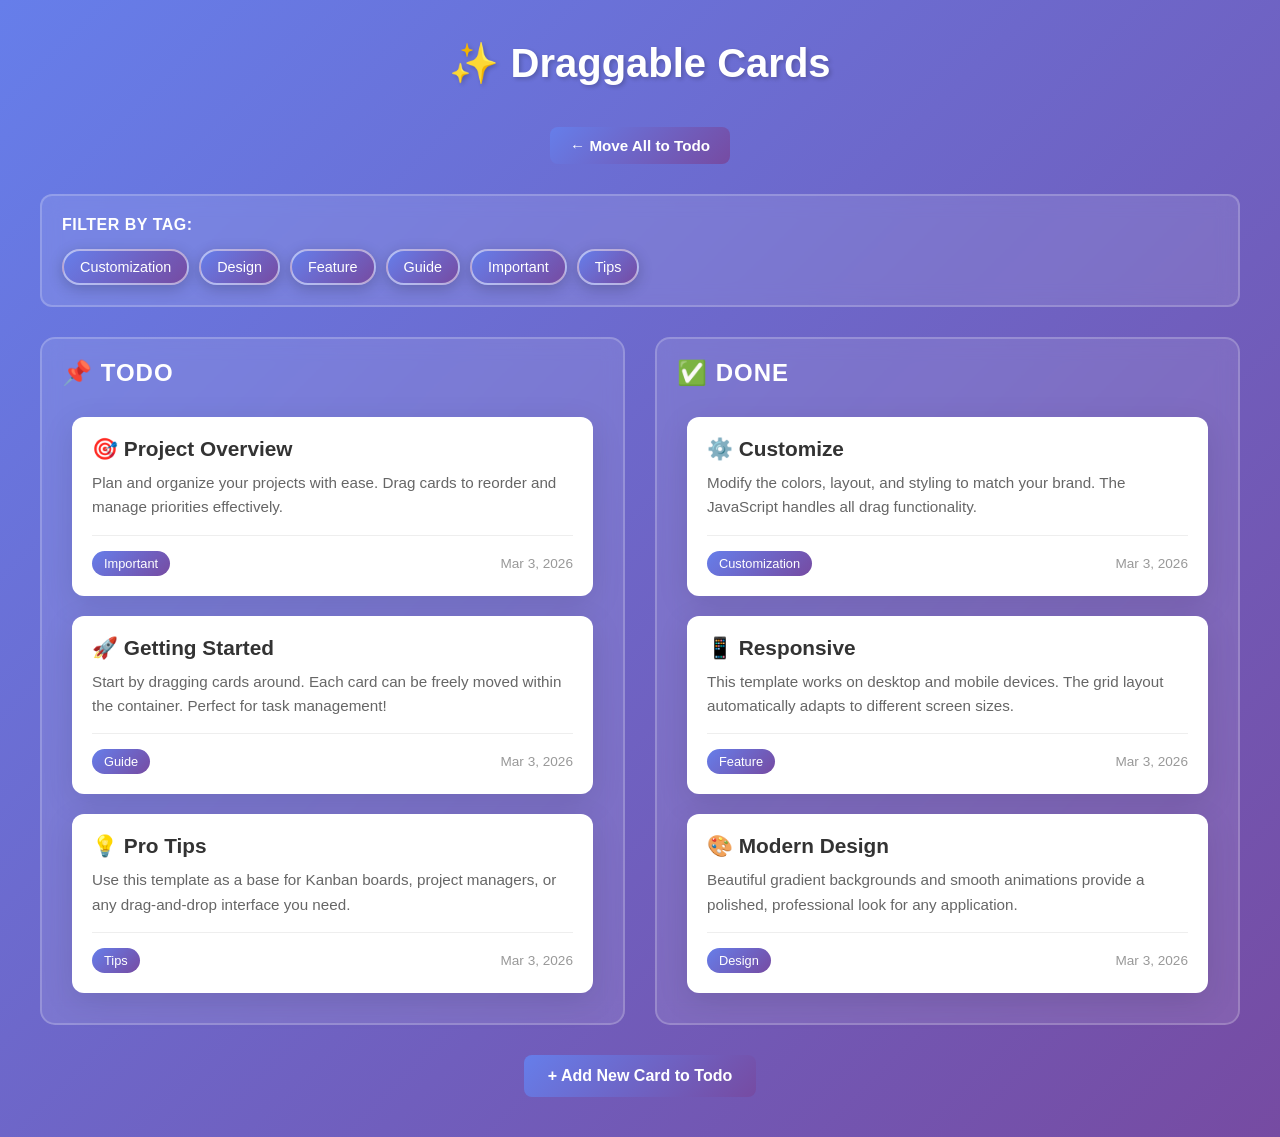
<file: index.html>
<!DOCTYPE html>
<html lang="en">
<head>
    <meta charset="UTF-8">
    <meta name="viewport" content="width=device-width, initial-scale=1.0">
    <title>Draggable Cards</title>
    <link rel="stylesheet" href="daydo.css">
</head>
<body>
    <div class="container">
        <h1>✨ Draggable Cards</h1>
        
        <div class="toolbar">
            <button class="toolbar-btn" id="moveAllBtn">← Move All to Todo</button>
        </div>

        <div class="filter-section">
            <h3 class="filter-title">Filter by Tag:</h3>
            <div class="filter-buttons" id="filterButtons"></div>
        </div>
        
        <div class="main-content">
            <div class="section">
                <div class="section-title">📌 Todo</div>
                <div class="cards-container" id="todoContainer">
                    <div class="card" draggable="true">
                        <div class="card-title">🎯 Project Overview</div>
                        <div class="card-content">
                            Plan and organize your projects with ease. Drag cards to reorder and manage priorities effectively.
                        </div>
                        <div class="card-footer">
                            <span class="card-tag">Important</span>
                            <span class="card-date">Mar 3, 2026</span>
                        </div>
                    </div>

                    <div class="card" draggable="true">
                        <div class="card-title">🚀 Getting Started</div>
                        <div class="card-content">
                            Start by dragging cards around. Each card can be freely moved within the container. Perfect for task management!
                        </div>
                        <div class="card-footer">
                            <span class="card-tag">Guide</span>
                            <span class="card-date">Mar 3, 2026</span>
                        </div>
                    </div>

                    <div class="card" draggable="true">
                        <div class="card-title">💡 Pro Tips</div>
                        <div class="card-content">
                            Use this template as a base for Kanban boards, project managers, or any drag-and-drop interface you need.
                        </div>
                        <div class="card-footer">
                            <span class="card-tag">Tips</span>
                            <span class="card-date">Mar 3, 2026</span>
                        </div>
                    </div>
                </div>
            </div>

            <div class="section">
                <div class="section-title">✅ Done</div>
                <div class="cards-container" id="doneContainer">
                    <div class="card" draggable="true">
                        <div class="card-title">⚙️ Customize</div>
                        <div class="card-content">
                            Modify the colors, layout, and styling to match your brand. The JavaScript handles all drag functionality.
                        </div>
                        <div class="card-footer">
                            <span class="card-tag">Customization</span>
                            <span class="card-date">Mar 3, 2026</span>
                        </div>
                    </div>

                    <div class="card" draggable="true">
                        <div class="card-title">📱 Responsive</div>
                        <div class="card-content">
                            This template works on desktop and mobile devices. The grid layout automatically adapts to different screen sizes.
                        </div>
                        <div class="card-footer">
                            <span class="card-tag">Feature</span>
                            <span class="card-date">Mar 3, 2026</span>
                        </div>
                    </div>

                    <div class="card" draggable="true">
                        <div class="card-title">🎨 Modern Design</div>
                        <div class="card-content">
                            Beautiful gradient backgrounds and smooth animations provide a polished, professional look for any application.
                        </div>
                        <div class="card-footer">
                            <span class="card-tag">Design</span>
                            <span class="card-date">Mar 3, 2026</span>
                        </div>
                    </div>
                </div>
            </div>
        </div>

        <button class="add-card-btn" id="addCardBtn">+ Add New Card to Todo</button>
    </div>

    <div id="editModal" class="modal">
        <div class="modal-content">
            <div class="modal-header">
                <h2>Edit Card</h2>
                <button class="modal-close" id="closeModal">&times;</button>
            </div>
            <div class="modal-body">
                <div class="form-group">
                    <label>Title:</label>
                    <input type="text" id="editTitle" class="form-input">
                </div>
                <div class="form-group">
                    <label>Content:</label>
                    <textarea id="editContent" class="form-input form-textarea"></textarea>
                </div>
                <div class="form-group">
                    <label>Tag:</label>
                    <input type="text" id="editTag" class="form-input">
                </div>
                <div class="form-group">
                    <label>Date:</label>
                    <input type="text" id="editDate" class="form-input">
                </div>
            </div>
            <div class="modal-footer">
                <button class="modal-btn cancel" id="cancelBtn">Cancel</button>
                <button class="modal-btn save" id="saveBtn">Save Changes</button>
                <button class="modal-btn delete" id="deleteBtn">Delete Card</button>
            </div>
        </div>
    </div>

    <script src="daydo.js"></script>
</body>
</html>
</file>
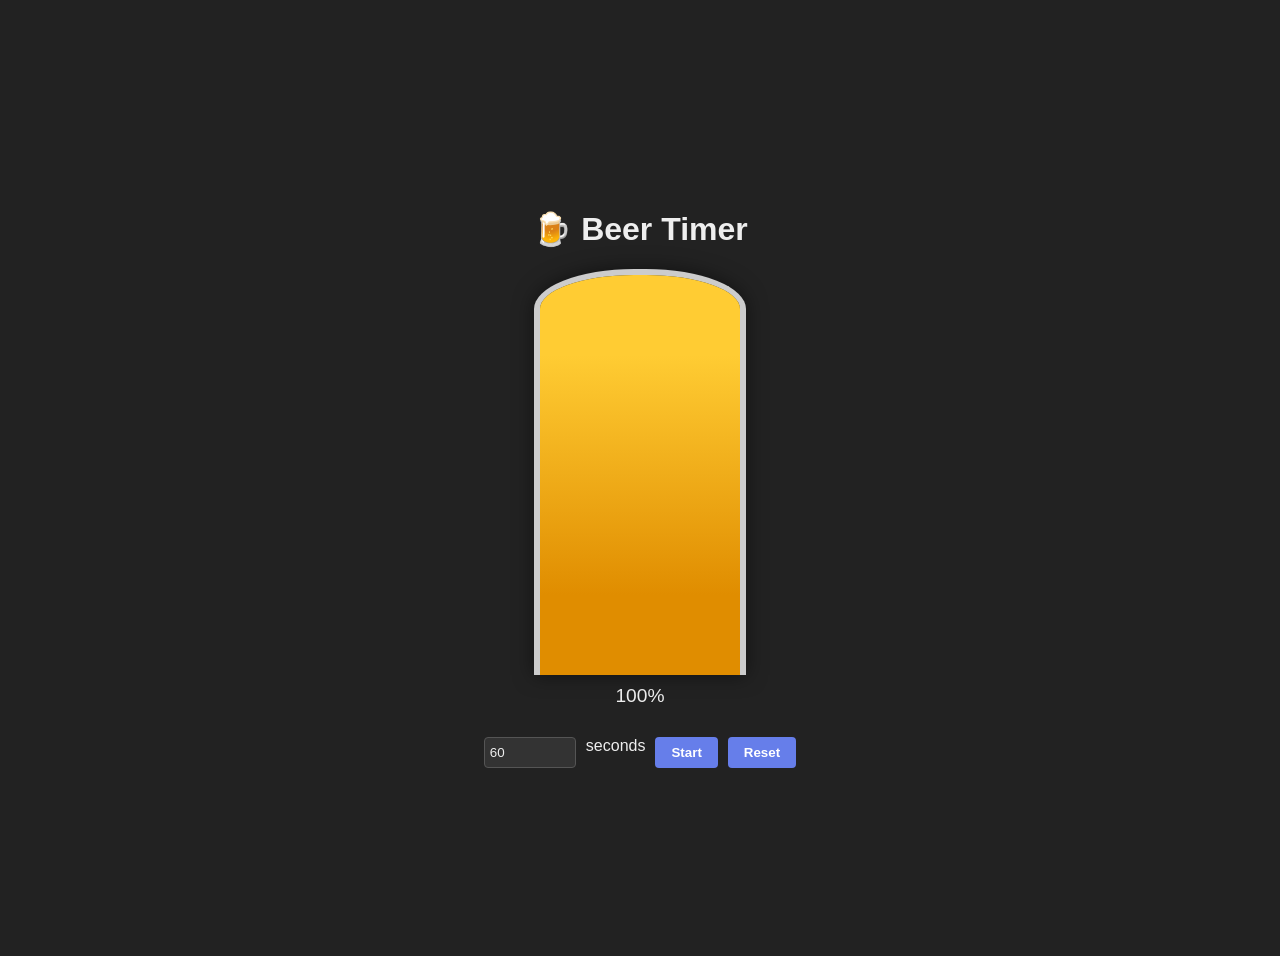
<file: beertimer.html>
<!DOCTYPE html>
<html lang="en">
<head>
    <meta charset="UTF-8">
    <meta name="viewport" content="width=device-width, initial-scale=1.0">
    <title>Beer Timer</title>
    <style>
        body {
            background: #222;
            color: #eee;
            font-family: Arial, sans-serif;
            display: flex;
            justify-content: center;
            align-items: center;
            min-height: 100vh;
            flex-direction: column;
            padding: 20px;
        }

        .glass-container {
            position: relative;
            width: 200px;
            height: 400px;
            border: 6px solid #ccc;
            border-top-left-radius: 100px 40px;
            border-top-right-radius: 100px 40px;
            border-bottom: none;
            overflow: hidden;
            background: rgba(255,255,255,0.1);
            box-shadow: 0 0 20px rgba(0,0,0,0.5);
        }

        .beer {
            position: absolute;
            bottom: 0;
            width: 100%;
            height: 100%;
            background: linear-gradient(to top, #e08d00 20%, #ffcc33 80%);
            transition: height 1s linear;
            display: flex;
            justify-content: center;
            align-items: flex-end;
        }

        .foam {
            position: absolute;
            bottom: 100%;
            width: 100%;
            height: 40px;
            background: #fff;
            border-top-left-radius: 40px;
            border-top-right-radius: 40px;
            opacity: 0.8;
        }

        .controls {
            margin-top: 30px;
            display: flex;
            gap: 10px;
        }

        input[type=number] {
            width: 80px;
            padding: 5px;
            border-radius: 4px;
            border: 1px solid #555;
            background: #333;
            color: #eee;
        }

        button {
            padding: 8px 16px;
            border-radius: 4px;
            border: none;
            background: #667eea;
            color: white;
            cursor: pointer;
            font-weight: bold;
            transition: background 0.3s;
        }

        button:hover {
            background: #5a6bd8;
        }

        .percentage {
            margin-top: 10px;
            font-size: 1.2em;
        }
    </style>
</head>
<body>
    <h1>🍺 Beer Timer</h1>
    <div class="glass-container" id="glass">
        <div class="beer" id="beer">
            <div class="foam"></div>
        </div>
    </div>

    <div class="percentage" id="perc">100%</div>
    <div class="controls">
        <input type="number" id="duration" min="1" value="60"> <span>seconds</span>
        <button id="startBtn">Start</button>
        <button id="resetBtn">Reset</button>
    </div>



    <script>
        const beerEl = document.getElementById('beer');
        const percEl = document.getElementById('perc');
        const durationInput = document.getElementById('duration');
        const startBtn = document.getElementById('startBtn');
        const resetBtn = document.getElementById('resetBtn');
        
        // audio context reference (created on first user interaction)
        let audioCtx = null;

        function ensureAudioCtx() {
            if (!audioCtx) {
                audioCtx = new (window.AudioContext || window.webkitAudioContext)();
            }
        }

        // create beep using Web Audio API
        function playBeep(duration=1500, frequency=440, volume=0.5) {
            ensureAudioCtx();
            const oscillator = audioCtx.createOscillator();
            const gain = audioCtx.createGain();
            oscillator.connect(gain);
            gain.connect(audioCtx.destination);
            oscillator.frequency.value = frequency;
            oscillator.type = 'sine';
            gain.gain.value = volume;
            oscillator.start();
            setTimeout(() => {
                oscillator.stop();
            }, duration);
        }

        let timer = null;
        let totalSeconds = parseFloat(durationInput.value);
        let remaining = totalSeconds;

        function updateBeer() {
            const percent = (remaining / totalSeconds) * 100;
            beerEl.style.height = percent + '%';
            percEl.textContent = Math.ceil(percent) + '%';
        }

        function startTimer() {
            if (timer) return;
            ensureAudioCtx();
            totalSeconds = parseFloat(durationInput.value);
            if (!totalSeconds || totalSeconds <= 0) return;
            remaining = totalSeconds;
            updateBeer();
            timer = setInterval(() => {
                remaining -= 1;
                if (remaining < 0) {
                    clearInterval(timer);
                    timer = null;
                    beerEl.style.height = '0%';
                    percEl.textContent = '0%';
                    playBeep();
                    return;
                }
                updateBeer();
            }, 1000);
        }

        function resetTimer() {
            clearInterval(timer);
            timer = null;
            remaining = totalSeconds;
            updateBeer();
        }

        startBtn.addEventListener('click', startTimer);
        resetBtn.addEventListener('click', resetTimer);

        // allow changing duration while stopped
        durationInput.addEventListener('change', () => {
            if (!timer) {
                totalSeconds = parseFloat(durationInput.value);
                remaining = totalSeconds;
                updateBeer();
            }
        });

        updateBeer();
    </script>
</body>
</html>
</file>
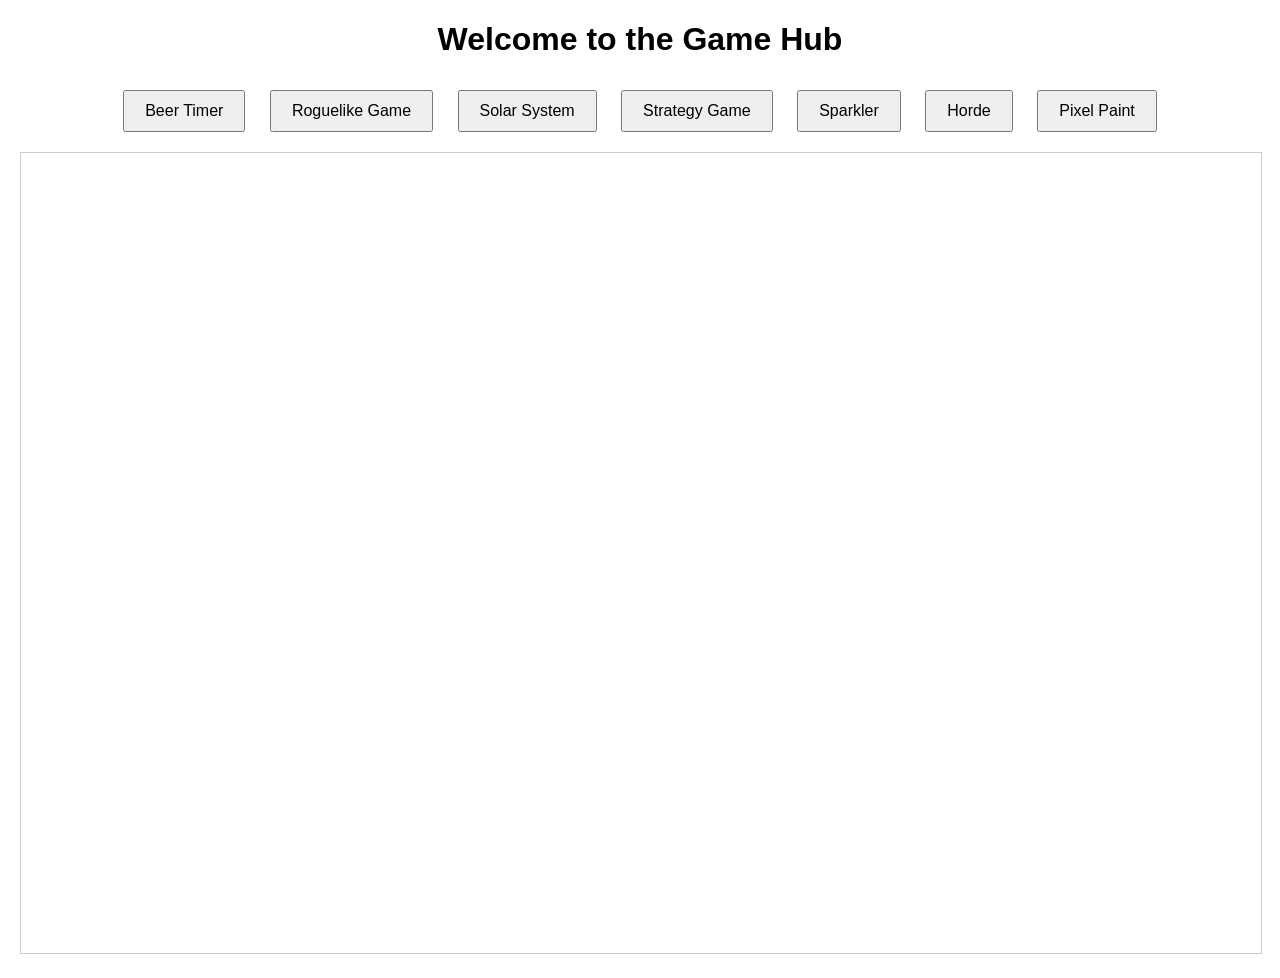
<file: main.html>
<!DOCTYPE html>
<html lang="en">
<head>
    <meta charset="UTF-8">
    <meta name="viewport" content="width=device-width, initial-scale=1.0">
    <title>Main Page</title>
    <style>
        body {
            font-family: Arial, sans-serif;
            text-align: center;
            margin: 20px;
        }
        .buttons {
            margin-bottom: 10px;
        }
        button {
            margin: 10px;
            padding: 10px 20px;
            font-size: 16px;
            cursor: pointer;
        }
        iframe {
            width: 100%;
            height: 800px;
            border: 1px solid #ccc;
        }
    </style>
</head>
<body>
    <h1>Welcome to the Game Hub</h1>
    <div class="buttons">
        <button onclick="loadGame('sub/beertimer.html')">Beer Timer</button>
        <button onclick="loadGame('sub/roguelikegame.html')">Roguelike Game</button>
        <button onclick="loadGame('sub/solarsystem.html')">Solar System</button>
        <button onclick="loadGame('sub/strategygame.html')">Strategy Game</button>
        <button onclick="loadGame('sub/sparkler.html')">Sparkler</button>
        <button onclick="loadGame('sub/horde.html')">Horde</button>
        <button onclick="loadGame('sub/pixelpaint.html')">Pixel Paint</button>
    </div>
    <iframe id="gameFrame" src=""></iframe>

    <script>
        function loadGame(url) {
            document.getElementById('gameFrame').src = url;
        }
    </script>
</body>
</html>
</file>
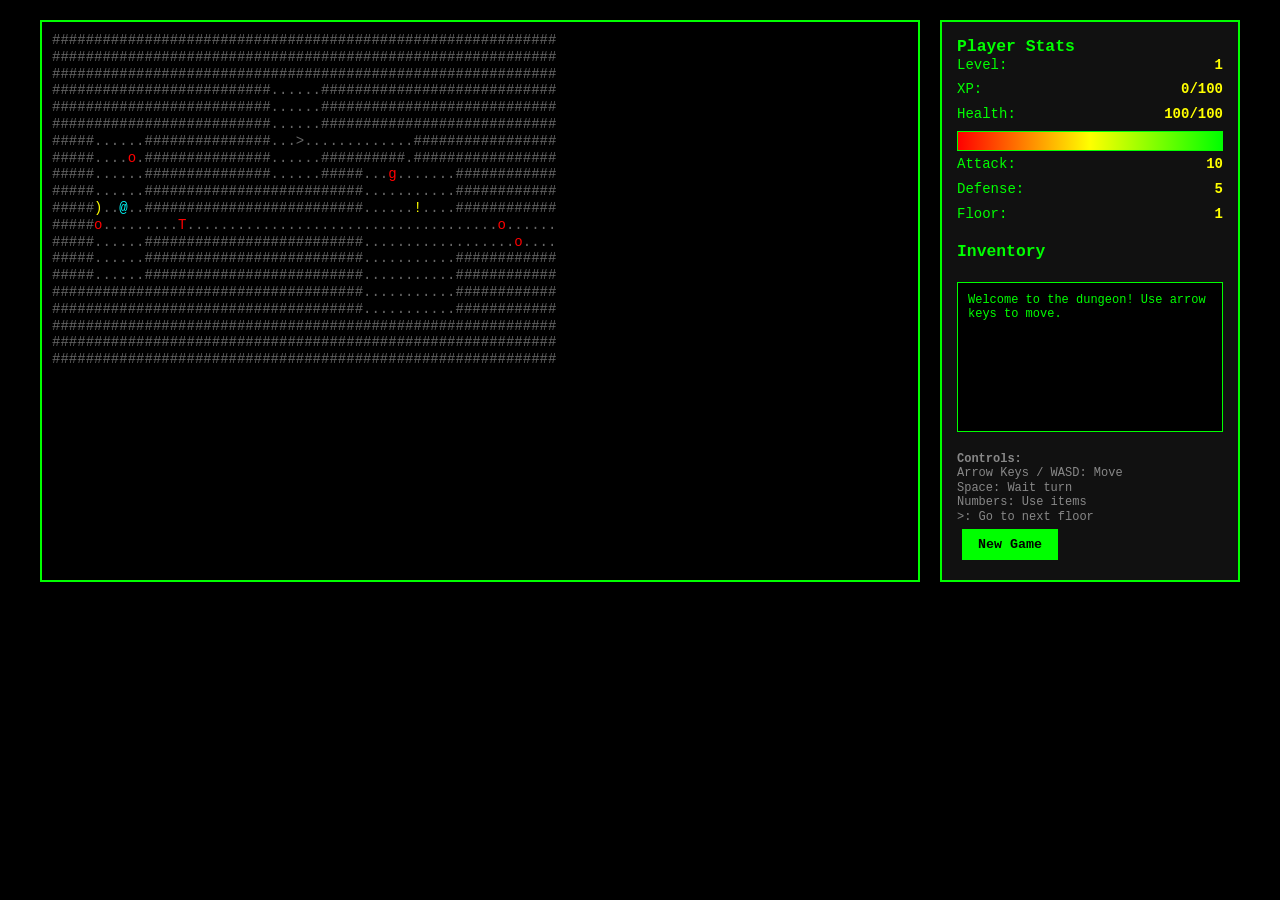
<file: roguelikegame.html>
<!DOCTYPE html>
<html lang="en">
<head>
    <meta charset="UTF-8">
    <meta name="viewport" content="width=device-width, initial-scale=1.0">
    <title>Roguelike Dungeon Crawler</title>
    <style>
        * {
            margin: 0;
            padding: 0;
            box-sizing: border-box;
        }

        body {
            background: #000;
            color: #0f0;
            font-family: 'Courier New', monospace;
            font-size: 14px;
            line-height: 1.2;
            padding: 20px;
        }

        .container {
            max-width: 1200px;
            margin: 0 auto;
            display: grid;
            grid-template-columns: 1fr 300px;
            gap: 20px;
        }

        .game-area {
            background: #000;
            border: 2px solid #0f0;
            padding: 10px;
            font-family: 'Courier New', monospace;
            white-space: pre;
            overflow: auto;
            max-height: 600px;
        }

        .sidebar {
            background: #111;
            border: 2px solid #0f0;
            padding: 15px;
        }

        .stats {
            margin-bottom: 20px;
        }

        .stat {
            margin-bottom: 8px;
            display: flex;
            justify-content: space-between;
        }

        .stat-name {
            color: #0f0;
        }

        .stat-value {
            color: #ff0;
            font-weight: bold;
        }

        .inventory {
            margin-bottom: 20px;
        }

        .inventory-item {
            background: #222;
            padding: 5px;
            margin-bottom: 5px;
            border-left: 3px solid #0f0;
            cursor: pointer;
        }

        .inventory-item:hover {
            background: #333;
        }

        .messages {
            background: #000;
            border: 1px solid #0f0;
            padding: 10px;
            height: 150px;
            overflow-y: auto;
            font-size: 12px;
        }

        .message {
            margin-bottom: 3px;
        }

        .message.player {
            color: #0ff;
        }

        .message.enemy {
            color: #f00;
        }

        .message.item {
            color: #ff0;
        }

        .message.system {
            color: #0f0;
        }

        .controls {
            margin-top: 20px;
            font-size: 12px;
            color: #888;
        }

        .health-bar {
            background: #333;
            height: 20px;
            border: 1px solid #0f0;
            margin: 5px 0;
            overflow: hidden;
        }

        .health-fill {
            background: linear-gradient(to right, #f00, #ff0, #0f0);
            height: 100%;
            transition: width 0.3s;
        }

        button {
            background: #0f0;
            color: #000;
            border: none;
            padding: 8px 16px;
            margin: 5px;
            cursor: pointer;
            font-family: 'Courier New', monospace;
            font-weight: bold;
        }

        button:hover {
            background: #0ff;
        }

        button:disabled {
            background: #333;
            color: #666;
            cursor: not-allowed;
        }
    </style>
</head>
<body>
    <div class="container">
        <div class="game-area" id="gameArea"></div>
        
        <div class="sidebar">
            <div class="stats">
                <h3>Player Stats</h3>
                <div class="stat">
                    <span class="stat-name">Level:</span>
                    <span class="stat-value" id="playerLevel">1</span>
                </div>
                <div class="stat">
                    <span class="stat-name">XP:</span>
                    <span class="stat-value" id="playerXP">0</span>
                </div>
                <div class="stat">
                    <span class="stat-name">Health:</span>
                    <span class="stat-value" id="playerHealth">100/100</span>
                </div>
                <div class="health-bar">
                    <div class="health-fill" id="healthBar" style="width: 100%"></div>
                </div>
                <div class="stat">
                    <span class="stat-name">Attack:</span>
                    <span class="stat-value" id="playerAttack">10</span>
                </div>
                <div class="stat">
                    <span class="stat-name">Defense:</span>
                    <span class="stat-value" id="playerDefense">5</span>
                </div>
                <div class="stat">
                    <span class="stat-name">Floor:</span>
                    <span class="stat-value" id="currentFloor">1</span>
                </div>
            </div>

            <div class="inventory">
                <h3>Inventory</h3>
                <div id="inventoryList"></div>
            </div>

            <div class="messages" id="messages"></div>

            <div class="controls">
                <h4>Controls:</h4>
                <p>Arrow Keys / WASD: Move</p>
                <p>Space: Wait turn</p>
                <p>Numbers: Use items</p>
                <p>&gt;: Go to next floor</p>
                <button id="newGameBtn">New Game</button>
            </div>
        </div>
    </div>

    <script>
        // ==================== GAME CONSTANTS ====================

        const MAP_WIDTH = 80;
        const MAP_HEIGHT = 25;
        const VIEWPORT_WIDTH = 60;
        const VIEWPORT_HEIGHT = 20;

        // Tile types
        const TILES = {
            WALL: '#',
            FLOOR: '.',
            DOOR: '+',
            STAIRS_DOWN: '>',
            STAIRS_UP: '<'
        };

        // Entity symbols
        const ENTITIES = {
            PLAYER: '@',
            GOBLIN: 'g',
            ORC: 'o',
            TROLL: 'T',
            DRAGON: 'D',
            POTION: '!',
            WEAPON: ')',
            ARMOR: '[',
            GOLD: '$'
        };

        // ==================== CLASSES ====================

        class Entity {
            constructor(x, y, symbol, name, color = '#0f0') {
                this.x = x;
                this.y = y;
                this.symbol = symbol;
                this.name = name;
                this.color = color;
                this.blocks = true;
            }
        }

        class Player extends Entity {
            constructor(x, y) {
                super(x, y, ENTITIES.PLAYER, 'Player', '#0ff');
                this.maxHealth = 100;
                this.health = 100;
                this.level = 1;
                this.xp = 0;
                this.xpToNext = 100;
                this.attack = 10;
                this.defense = 5;
                this.inventory = [];
            }

            move(dx, dy, game) {
                const newX = this.x + dx;
                const newY = this.y + dy;

                if (!game.map.isWalkable(newX, newY)) {
                    return false;
                }

                // Check for entities at new position
                const entity = game.getEntityAt(newX, newY);
                if (entity) {
                    if (entity instanceof Enemy) {
                        this.attackEnemy(entity, game);
                        return true; // Turn spent attacking
                    } else if (entity instanceof Item) {
                        this.pickupItem(entity, game);
                        this.x = newX;
                        this.y = newY;
                        return true;
                    }
                    return false; // Blocked by entity
                }

                this.x = newX;
                this.y = newY;
                return true;
            }

            attackEnemy(enemy, game) {
                const damage = Math.max(1, this.attack - enemy.defense);
                enemy.health -= damage;
                game.addMessage(`You attack ${enemy.name} for ${damage} damage!`, 'player');

                if (enemy.health <= 0) {
                    game.addMessage(`You defeated ${enemy.name}!`, 'player');
                    this.gainXP(enemy.xpValue, game);
                    game.removeEntity(enemy);
                } else {
                    // Enemy counterattacks
                    enemy.attackPlayer(this, game);
                }
            }

            pickupItem(item, game) {
                this.inventory.push(item);
                game.removeEntity(item);
                game.addMessage(`You picked up ${item.name}!`, 'item');
                game.updateInventory();
            }

            gainXP(amount, game) {
                this.xp += amount;
                if (this.xp >= this.xpToNext) {
                    this.levelUp(game);
                }
                game.updateStats();
            }

            levelUp(game) {
                this.level++;
                this.xp -= this.xpToNext;
                this.xpToNext = Math.floor(this.xpToNext * 1.5);
                this.maxHealth += 20;
                this.health = this.maxHealth;
                this.attack += 2;
                this.defense += 1;
                game.addMessage(`Level up! You are now level ${this.level}!`, 'player');
            }

            useItem(index, game) {
                if (index < 0 || index >= this.inventory.length) return;

                const item = this.inventory[index];
                if (item.type === 'potion') {
                    this.health = Math.min(this.maxHealth, this.health + item.power);
                    game.addMessage(`You drink ${item.name} and heal ${item.power} HP!`, 'item');
                } else if (item.type === 'weapon') {
                    this.attack += item.power;
                    game.addMessage(`You equip ${item.name}! Attack +${item.power}`, 'item');
                } else if (item.type === 'armor') {
                    this.defense += item.power;
                    game.addMessage(`You equip ${item.name}! Defense +${item.power}`, 'item');
                }

                this.inventory.splice(index, 1);
                game.updateInventory();
                game.updateStats();
            }
        }

        class Enemy extends Entity {
            constructor(x, y, symbol, name, health, attack, defense, xpValue, color = '#f00') {
                super(x, y, symbol, name, color);
                this.maxHealth = health;
                this.health = health;
                this.attack = attack;
                this.defense = defense;
                this.xpValue = xpValue;
            }

            attackPlayer(player, game) {
                const damage = Math.max(1, this.attack - player.defense);
                player.health -= damage;
                game.addMessage(`${this.name} attacks you for ${damage} damage!`, 'enemy');

                if (player.health <= 0) {
                    game.gameOver();
                }
            }
        }

        class Item extends Entity {
            constructor(x, y, symbol, name, type, power, color = '#ff0') {
                super(x, y, symbol, name, color);
                this.type = type;
                this.power = power;
                this.blocks = false;
            }
        }

        class Room {
            constructor(x, y, width, height) {
                this.x = x;
                this.y = y;
                this.width = width;
                this.height = height;
                this.centerX = Math.floor(x + width / 2);
                this.centerY = Math.floor(y + height / 2);
            }

            intersects(other) {
                return !(this.x + this.width < other.x || 
                        other.x + other.width < this.x || 
                        this.y + this.height < other.y || 
                        other.y + other.height < this.y);
            }
        }

        class Map {
            constructor(width, height) {
                this.width = width;
                this.height = height;
                this.tiles = [];
                this.rooms = [];
                this.generate();
            }

            generate() {
                // Initialize all tiles as walls
                this.tiles = [];
                for (let y = 0; y < this.height; y++) {
                    this.tiles[y] = [];
                    for (let x = 0; x < this.width; x++) {
                        this.tiles[y][x] = TILES.WALL;
                    }
                }

                // Generate rooms
                this.rooms = [];
                const maxRooms = 8;
                const minRoomSize = 5;
                const maxRoomSize = 12;

                for (let i = 0; i < maxRooms; i++) {
                    const width = Math.floor(Math.random() * (maxRoomSize - minRoomSize)) + minRoomSize;
                    const height = Math.floor(Math.random() * (maxRoomSize - minRoomSize)) + minRoomSize;
                    const x = Math.floor(Math.random() * (this.width - width - 2)) + 1;
                    const y = Math.floor(Math.random() * (this.height - height - 2)) + 1;

                    const newRoom = new Room(x, y, width, height);
                    let intersects = false;

                    for (let existingRoom of this.rooms) {
                        if (newRoom.intersects(existingRoom)) {
                            intersects = true;
                            break;
                        }
                    }

                    if (!intersects) {
                        this.carveRoom(newRoom);
                        if (this.rooms.length > 0) {
                            this.connectRooms(this.rooms[this.rooms.length - 1], newRoom);
                        }
                        this.rooms.push(newRoom);
                    }
                }

                // Place stairs in the last room
                if (this.rooms.length > 0) {
                    const lastRoom = this.rooms[this.rooms.length - 1];
                    this.tiles[lastRoom.centerY][lastRoom.centerX] = TILES.STAIRS_DOWN;
                }
            }

            carveRoom(room) {
                for (let y = room.y; y < room.y + room.height; y++) {
                    for (let x = room.x; x < room.x + room.width; x++) {
                        this.tiles[y][x] = TILES.FLOOR;
                    }
                }
            }

            connectRooms(room1, room2) {
                // Random choice of horizontal first or vertical first corridor
                if (Math.random() < 0.5) {
                    this.carveHorizontalCorridor(room1.centerX, room2.centerX, room1.centerY);
                    this.carveVerticalCorridor(room2.centerX, room1.centerY, room2.centerY);
                } else {
                    this.carveVerticalCorridor(room1.centerX, room1.centerY, room2.centerY);
                    this.carveHorizontalCorridor(room1.centerX, room2.centerX, room2.centerY);
                }
            }

            carveHorizontalCorridor(x1, x2, y) {
                const start = Math.min(x1, x2);
                const end = Math.max(x1, x2) + 1;
                for (let x = start; x < end; x++) {
                    if (x >= 0 && x < this.width && y >= 0 && y < this.height) {
                        this.tiles[y][x] = TILES.FLOOR;
                    }
                }
            }

            carveVerticalCorridor(x, y1, y2) {
                const start = Math.min(y1, y2);
                const end = Math.max(y1, y2) + 1;
                for (let y = start; y < end; y++) {
                    if (x >= 0 && x < this.width && y >= 0 && y < this.height) {
                        this.tiles[y][x] = TILES.FLOOR;
                    }
                }
            }

            isWalkable(x, y) {
                if (x < 0 || x >= this.width || y < 0 || y >= this.height) {
                    return false;
                }
                return this.tiles[y][x] !== TILES.WALL;
            }

            getTile(x, y) {
                if (x < 0 || x >= this.width || y < 0 || y >= this.height) {
                    return TILES.WALL;
                }
                return this.tiles[y][x];
            }
        }

        class Game {
            constructor() {
                this.map = new Map(MAP_WIDTH, MAP_HEIGHT);
                const startRoom = this.map.rooms[0];
                this.player = new Player(startRoom.centerX, startRoom.centerY);
                this.entities = [];
                this.floor = 1;
                this.messages = [];
                this.init();
            }

            init() {
                this.generateEntities();
                this.addMessage('Welcome to the dungeon! Use arrow keys to move.', 'system');
            }

            generateEntities() {
                this.entities = [];

                // Generate enemies based on floor
                const enemyCount = 5 + this.floor * 2;
                for (let i = 0; i < enemyCount; i++) {
                    let x, y;
                    do {
                        x = Math.floor(Math.random() * (MAP_WIDTH - 2)) + 1;
                        y = Math.floor(Math.random() * (MAP_HEIGHT - 2)) + 1;
                    } while (!this.map.isWalkable(x, y) || (x === this.player.x && y === this.player.y));

                    let enemy;
                    const rand = Math.random();
                    if (rand < 0.5) {
                        enemy = new Enemy(x, y, ENTITIES.GOBLIN, 'Goblin', 20 + this.floor * 5, 5 + this.floor, 2, 10 + this.floor * 2);
                    } else if (rand < 0.8) {
                        enemy = new Enemy(x, y, ENTITIES.ORC, 'Orc', 35 + this.floor * 7, 8 + this.floor, 3, 20 + this.floor * 3);
                    } else {
                        enemy = new Enemy(x, y, ENTITIES.TROLL, 'Troll', 50 + this.floor * 10, 12 + this.floor, 5, 35 + this.floor * 4);
                    }
                    this.entities.push(enemy);
                }

                // Generate items
                const itemCount = 3 + Math.floor(this.floor / 2);
                for (let i = 0; i < itemCount; i++) {
                    let x, y;
                    do {
                        x = Math.floor(Math.random() * (MAP_WIDTH - 2)) + 1;
                        y = Math.floor(Math.random() * (MAP_HEIGHT - 2)) + 1;
                    } while (!this.map.isWalkable(x, y) || (x === this.player.x && y === this.player.y));

                    let item;
                    const rand = Math.random();
                    if (rand < 0.4) {
                        item = new Item(x, y, ENTITIES.POTION, 'Health Potion', 'potion', 25 + this.floor * 5);
                    } else if (rand < 0.7) {
                        item = new Item(x, y, ENTITIES.WEAPON, 'Sword', 'weapon', 3 + this.floor);
                    } else {
                        item = new Item(x, y, ENTITIES.ARMOR, 'Armor', 'armor', 2 + this.floor);
                    }
                    this.entities.push(item);
                }
            }

            getEntityAt(x, y) {
                for (let entity of this.entities) {
                    if (entity.x === x && entity.y === y) {
                        return entity;
                    }
                }
                return null;
            }

            removeEntity(entity) {
                const index = this.entities.indexOf(entity);
                if (index > -1) {
                    this.entities.splice(index, 1);
                }
            }

            nextFloor() {
                this.floor++;
                this.map = new Map(MAP_WIDTH, MAP_HEIGHT);
                const startRoom = this.map.rooms[0];
                this.player.x = startRoom.centerX;
                this.player.y = startRoom.centerY;
                this.generateEntities();
                this.addMessage(`Welcome to floor ${this.floor}!`, 'system');
                this.updateStats();
            }

            addMessage(text, type = 'system') {
                this.messages.unshift({ text, type, time: Date.now() });
                if (this.messages.length > 20) {
                    this.messages.pop();
                }
                this.updateMessages();
            }

            gameOver() {
                this.addMessage('GAME OVER! You have been defeated.', 'enemy');
                // Could add restart functionality here
            }

            render() {
                const gameArea = document.getElementById('gameArea');
                let display = '';

                // Calculate viewport
                const startX = Math.max(0, Math.min(this.player.x - VIEWPORT_WIDTH / 2, MAP_WIDTH - VIEWPORT_WIDTH));
                const startY = Math.max(0, Math.min(this.player.y - VIEWPORT_HEIGHT / 2, MAP_HEIGHT - VIEWPORT_HEIGHT));

                for (let y = startY; y < startY + VIEWPORT_HEIGHT; y++) {
                    for (let x = startX; x < startX + VIEWPORT_WIDTH; x++) {
                        let char = this.map.getTile(x, y);
                        let color = '#666';

                        // Check for entities
                        const entity = this.getEntityAt(x, y);
                        if (entity) {
                            char = entity.symbol;
                            color = entity.color;
                        }

                        // Player
                        if (x === this.player.x && y === this.player.y) {
                            char = this.player.symbol;
                            color = this.player.color;
                        }

                        display += `<span style="color: ${color}">${char}</span>`;
                    }
                    display += '\n';
                }

                gameArea.innerHTML = display;
            }

            updateStats() {
                document.getElementById('playerLevel').textContent = this.player.level;
                document.getElementById('playerXP').textContent = `${this.player.xp}/${this.player.xpToNext}`;
                document.getElementById('playerHealth').textContent = `${this.player.health}/${this.player.maxHealth}`;
                document.getElementById('healthBar').style.width = `${(this.player.health / this.player.maxHealth) * 100}%`;
                document.getElementById('playerAttack').textContent = this.player.attack;
                document.getElementById('playerDefense').textContent = this.player.defense;
                document.getElementById('currentFloor').textContent = this.floor;
            }

            updateInventory() {
                const inventoryList = document.getElementById('inventoryList');
                inventoryList.innerHTML = '';

                this.player.inventory.forEach((item, index) => {
                    const div = document.createElement('div');
                    div.className = 'inventory-item';
                    div.textContent = `${index + 1}. ${item.name}`;
                    div.addEventListener('click', () => {
                        this.player.useItem(index, this);
                    });
                    inventoryList.appendChild(div);
                });
            }

            updateMessages() {
                const messagesDiv = document.getElementById('messages');
                messagesDiv.innerHTML = '';

                this.messages.forEach(message => {
                    const div = document.createElement('div');
                    div.className = `message ${message.type}`;
                    div.textContent = message.text;
                    messagesDiv.appendChild(div);
                });
            }
        }

        // ==================== GAME INSTANCE ====================

        let game = new Game();

        // ==================== INPUT HANDLING ====================

        document.addEventListener('keydown', (e) => {
            let moved = false;

            switch (e.key) {
                case 'ArrowUp':
                case 'w':
                case 'W':
                    moved = game.player.move(0, -1, game);
                    break;
                case 'ArrowDown':
                case 's':
                case 'S':
                    moved = game.player.move(0, 1, game);
                    break;
                case 'ArrowLeft':
                case 'a':
                case 'A':
                    moved = game.player.move(-1, 0, game);
                    break;
                case 'ArrowRight':
                case 'd':
                case 'D':
                    moved = game.player.move(1, 0, game);
                    break;
                case ' ':
                    // Wait turn
                    moved = true;
                    break;
                case '>':
                    // Go to next floor
                    if (game.map.getTile(game.player.x, game.player.y) === TILES.STAIRS_DOWN) {
                        game.nextFloor();
                    }
                    break;
                case '1':
                case '2':
                case '3':
                case '4':
                case '5':
                case '6':
                case '7':
                case '8':
                case '9':
                    const index = parseInt(e.key) - 1;
                    game.player.useItem(index, game);
                    break;
            }

            if (moved) {
                game.render();
                game.updateStats();
            }
        });

        // New game button
        document.getElementById('newGameBtn').addEventListener('click', () => {
            game = new Game();
            game.render();
            game.updateStats();
            game.updateInventory();
        });

        // Initial render
        game.render();
        game.updateStats();
        game.updateInventory();
    </script>
</body>
</html>
</file>
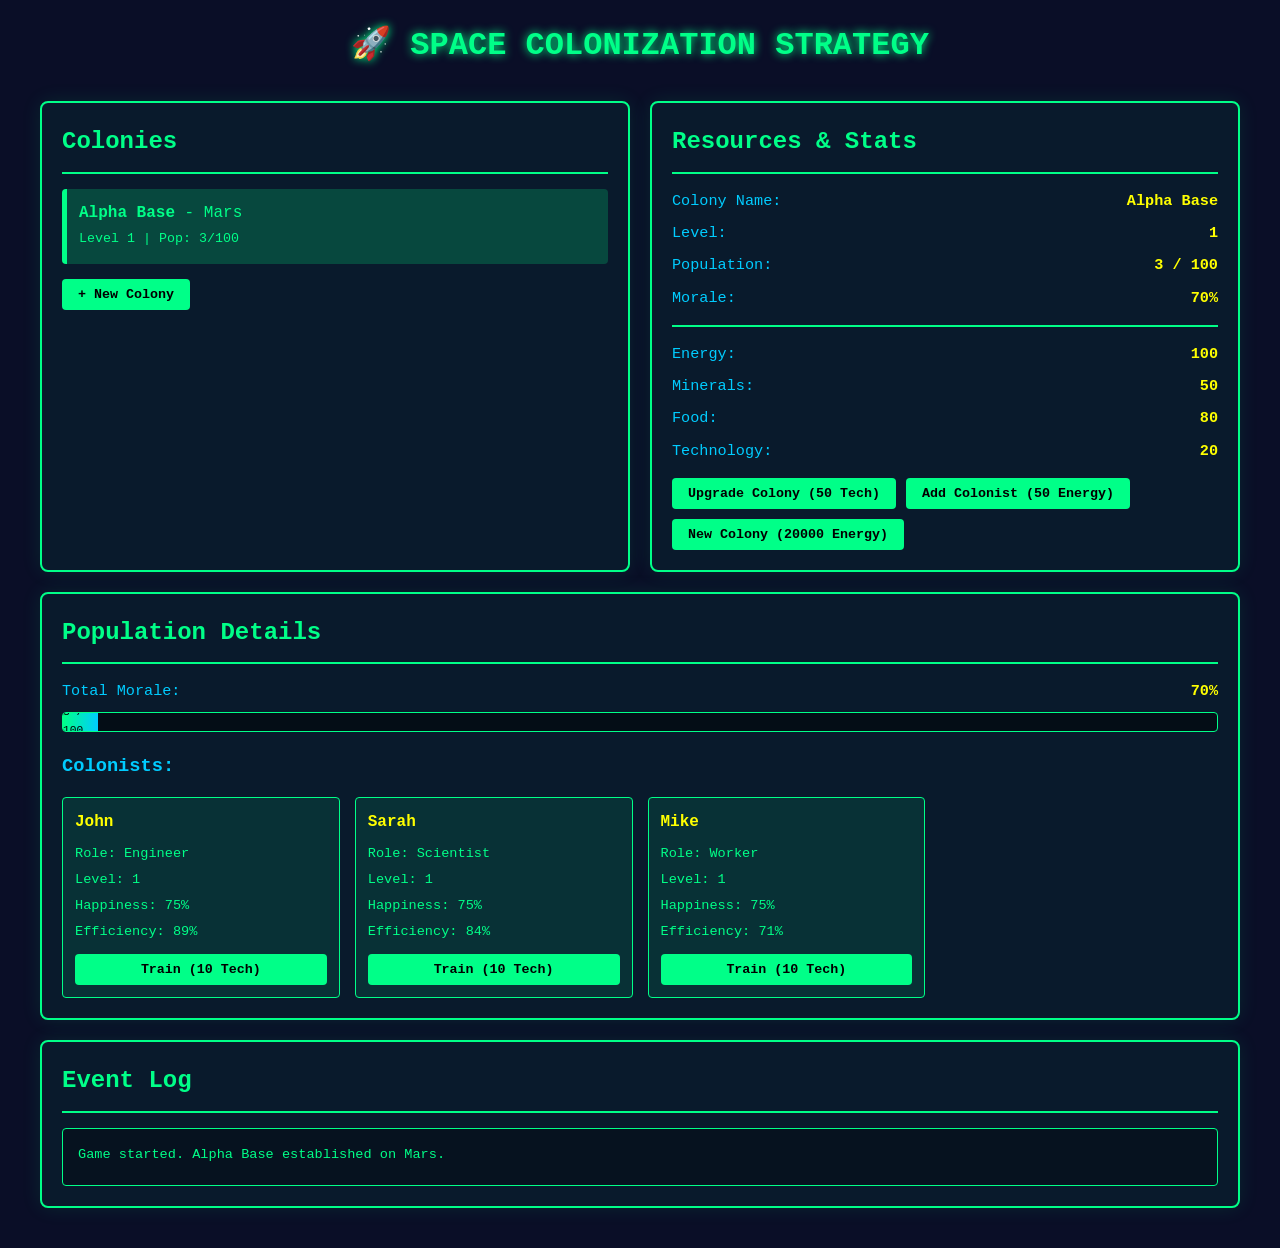
<file: strategygame.html>
<!DOCTYPE html>
<html lang="en">
<head>
    <meta charset="UTF-8">
    <meta name="viewport" content="width=device-width, initial-scale=1.0">
    <title>Space Strategy Game</title>
    <style>
        * {
            margin: 0;
            padding: 0;
            box-sizing: border-box;
        }

        body {
            background: #0a0e27;
            color: #00ff88;
            font-family: 'Courier New', monospace;
            padding: 20px;
            line-height: 1.6;
        }

        .container {
            max-width: 1200px;
            margin: 0 auto;
        }

        h1 {
            text-align: center;
            margin-bottom: 30px;
            text-shadow: 0 0 10px #00ff88;
        }

        .game-grid {
            display: grid;
            grid-template-columns: 1fr 1fr;
            gap: 20px;
            margin-bottom: 20px;
        }

        .panel {
            background: rgba(0, 255, 136, 0.05);
            border: 2px solid #00ff88;
            border-radius: 8px;
            padding: 20px;
            box-shadow: 0 0 20px rgba(0, 255, 136, 0.1);
        }

        .panel h2 {
            color: #00ff88;
            margin-bottom: 15px;
            border-bottom: 2px solid #00ff88;
            padding-bottom: 10px;
        }

        .colony-item {
            background: rgba(0, 0, 0, 0.3);
            border-left: 3px solid #00ff88;
            padding: 12px;
            margin-bottom: 12px;
            border-radius: 4px;
            cursor: pointer;
            transition: all 0.2s;
        }

        .colony-item:hover {
            background: rgba(0, 255, 136, 0.1);
            transform: translateX(5px);
        }

        .colony-item.active {
            background: rgba(0, 255, 136, 0.2);
            border-left: 5px solid #00ff88;
        }

        .stat {
            display: flex;
            justify-content: space-between;
            margin-bottom: 8px;
            font-size: 0.95em;
        }

        .stat-name {
            color: #00ccff;
        }

        .stat-value {
            color: #ffff00;
            font-weight: bold;
        }

        .population-bar {
            background: rgba(0, 0, 0, 0.5);
            border: 1px solid #00ff88;
            height: 20px;
            border-radius: 4px;
            overflow: hidden;
            margin-top: 8px;
        }

        .population-fill {
            background: linear-gradient(to right, #00ff88, #00ccff);
            height: 100%;
            transition: width 0.3s;
            display: flex;
            align-items: center;
            justify-content: center;
            font-size: 0.7em;
            color: #000;
        }

        .controls {
            display: flex;
            gap: 10px;
            margin-top: 15px;
            flex-wrap: wrap;
        }

        button {
            background: #00ff88;
            color: #000;
            border: none;
            padding: 8px 16px;
            border-radius: 4px;
            cursor: pointer;
            font-weight: bold;
            font-family: 'Courier New', monospace;
            transition: all 0.2s;
        }

        button:hover {
            background: #00ccff;
            box-shadow: 0 0 10px #00ccff;
        }

        button:active {
            transform: scale(0.95);
        }

        .details-panel {
            grid-column: 1 / -1;
        }

        .colonist-list {
            display: grid;
            grid-template-columns: repeat(auto-fill, minmax(250px, 1fr));
            gap: 15px;
            margin-top: 15px;
        }

        .colonist-card {
            background: rgba(0, 255, 136, 0.1);
            border: 1px solid #00ff88;
            padding: 12px;
            border-radius: 4px;
        }

        .colonist-name {
            color: #ffff00;
            font-weight: bold;
            margin-bottom: 8px;
        }

        .colonist-skill {
            font-size: 0.85em;
            margin: 4px 0;
        }

        .log {
            background: rgba(0, 0, 0, 0.3);
            border: 1px solid #00ff88;
            padding: 15px;
            border-radius: 4px;
            max-height: 200px;
            overflow-y: auto;
            font-size: 0.85em;
        }

        .log-entry {
            margin-bottom: 5px;
            color: #00ccff;
        }

        .log-entry.success {
            color: #00ff88;
        }

        .log-entry.warning {
            color: #ffff00;
        }
    </style>
</head>
<body>
    <div class="container">
        <h1>🚀 SPACE COLONIZATION STRATEGY</h1>

        <div class="game-grid">
            <div class="panel">
                <h2>Colonies</h2>
                <div id="coloniesList"></div>
                <div class="controls">
                    <button id="addColonyBtn">+ New Colony</button>
                </div>
            </div>

            <div class="panel">
                <h2>Resources & Stats</h2>
                <div id="colonyStats"></div>
            </div>

            <div class="panel details-panel">
                <h2>Population Details</h2>
                <div id="populationDetails"></div>
            </div>

            <div class="panel details-panel">
                <h2>Event Log</h2>
                <div class="log" id="eventLog"></div>
            </div>
        </div>
    </div>

    <script>
        // ==================== CLASS HIERARCHY ====================

        class Colonist {
            constructor(name, role) {
                this.id = Math.random().toString(36).substr(2, 9);
                this.name = name;
                this.role = role;
                this.level = 1;
                this.happiness = 75;
                this.efficiency = 0.5 + Math.random() * 0.5;
            }

            work() {
                this.efficiency = Math.max(0.3, this.efficiency - 0.05);
                this.happiness = Math.max(0, this.happiness - 2);
                return this.efficiency * this.level;
            }

            rest() {
                this.efficiency = Math.min(1, this.efficiency + 0.15);
                this.happiness = Math.min(100, this.happiness + 5);
            }

            toString() {
                return `${this.name} (${this.role}) - Lvl ${this.level}`;
            }
        }

        class Population {
            constructor(colonyName) {
                this.colonyName = colonyName;
                this.colonists = [];
                this.maxCapacity = 100;
                this.morale = 70;
            }

            addColonist(name, role = 'Worker') {
                if (this.colonists.length >= this.maxCapacity) {
                    return false;
                }
                const colonist = new Colonist(name, role);
                this.colonists.push(colonist);
                return true;
            }

            getPopulationCount() {
                return this.colonists.length;
            }

            getWorkerCount(role = null) {
                if (role) {
                    return this.colonists.filter(c => c.role === role).length;
                }
                return this.colonists.length;
            }

            getTotalEfficiency() {
                if (this.colonists.length === 0) return 0;
                return this.colonists.reduce((sum, c) => sum + c.efficiency, 0) / this.colonists.length;
            }

            updateMorale() {
                const avgHappiness = this.colonists.length > 0 
                    ? this.colonists.reduce((sum, c) => sum + c.happiness, 0) / this.colonists.length
                    : 70;
                this.morale = avgHappiness;
            }

            toString() {
                return `Population: ${this.getPopulationCount()}/${this.maxCapacity}`;
            }
        }

        class Colony {
            constructor(name, planet) {
                this.id = Math.random().toString(36).substr(2, 9);
                this.name = name;
                this.planet = planet;
                this.population = new Population(name);
                this.resources = {
                    energy: 100,
                    minerals: 50,
                    food: 80,
                    technology: 20
                };
                this.level = 1;
                this.createdDate = new Date();
            }

            produce() {
                const engineers = this.population.colonists.filter(c => c.role === 'Engineer');
                const scientists = this.population.colonists.filter(c => c.role === 'Scientist');
                const workers = this.population.colonists.filter(c => c.role === 'Worker');
                const managers = this.population.colonists.filter(c => c.role === 'Manager');
                
                const avgEfficiency = this.population.getTotalEfficiency();
                
                // Engineers produce energy and minerals
                engineers.forEach(e => {
                    this.resources.energy += e.efficiency * e.level * 3;
                    this.resources.minerals += e.efficiency * e.level * 2.5;
                });
                
                // Scientists produce technology
                scientists.forEach(s => {
                    this.resources.technology += s.efficiency * s.level * 3;
                });
                
                // Workers produce food and general resources
                workers.forEach(w => {
                    this.resources.food += w.efficiency * w.level * 3;
                    this.resources.energy += w.efficiency * w.level * 0.5;
                });
                
                // Managers boost overall production
                const managerBonus = 1 + (managers.length * 0.05);
                this.resources.energy *= managerBonus;
                this.resources.minerals *= managerBonus;
                this.resources.technology *= managerBonus;
                
                // Consume resources based on population
                const populationSize = this.population.getPopulationCount();
                this.resources.food -= populationSize * 0.5;
                this.resources.energy -= populationSize * 0.3;

                this.population.updateMorale();
            }

            upgrade() {
                if (this.resources.technology >= 50) {
                    this.resources.technology -= 50;
                    this.level += 1;
                    this.population.maxCapacity += 50;
                    return true;
                }
                return false;
            }

            trainColonist(colonistId) {
                const colonist = this.population.colonists.find(c => c.id === colonistId);
                if (colonist) {
                    // Exponential cost: 10 * 2^(current level - 1)
                    const trainCost = 10 * Math.pow(2, colonist.level - 1);
                    if (this.resources.technology >= trainCost) {
                        colonist.level += 1;
                        this.resources.technology -= trainCost;
                        return true;
                    }
                }
                return false;
            }

            toString() {
                return `${this.name} (${this.planet}) - Level ${this.level}`;
            }
        }

        // ==================== GAME STATE ====================

        class Game {
            constructor() {
                this.colonies = [];
                this.selectedColony = null;
                this.log = [];
                this.coloniesCreated = 1; // Track number of colonies created
                this.init();
            }

            init() {
                // Create initial colony
                const startingColony = new Colony('Alpha Base', 'Mars');
                startingColony.population.addColonist('John', 'Engineer');
                startingColony.population.addColonist('Sarah', 'Scientist');
                startingColony.population.addColonist('Mike', 'Worker');
                this.colonies.push(startingColony);
                this.selectedColony = startingColony;
                this.addLog('Game started. Alpha Base established on Mars.', 'success');
            }

            addColony() {
                // Calculate cost: 10000 * 2^(number of colonies - 1)
                const colonyCost = 10000 * Math.pow(2, this.colonies.length);
                
                if (this.selectedColony.resources.energy < colonyCost) {
                    this.addLog(`Not enough energy to establish new colony. Need ${Math.round(colonyCost)} energy.`, 'warning');
                    return;
                }
                
                this.selectedColony.resources.energy -= colonyCost;
                
                const planets = ['Venus', 'Mercury', 'Jupiter', 'Saturn', 'Europa'];
                const randomPlanet = planets[Math.floor(Math.random() * planets.length)];
                const colonyName = `Base ${String.fromCharCode(64 + this.colonies.length + 1)}`;
                
                const newColony = new Colony(colonyName, randomPlanet);
                newColony.population.addColonist(colonyName + ' Administrator', 'Manager');
                this.colonies.push(newColony);
                this.selectedColony = newColony;
                this.addLog(`New colony "${colonyName}" established on ${randomPlanet}. Cost: ${Math.round(colonyCost)} energy.`, 'success');
            }

            tick() {
                this.colonies.forEach(colony => {
                    colony.produce();
                });
                this.render();
            }

            addLog(message, type = 'info') {
                this.log.unshift({ message, type, time: new Date() });
                if (this.log.length > 50) this.log.pop();
            }

            render() {
                renderColonies();
                renderStats();
                renderPopulation();
                renderLog();
            }
        }

        // ==================== GAME INSTANCE ====================

        const game = new Game();

        // ==================== UI FUNCTIONS ====================

        function renderColonies() {
            const list = document.getElementById('coloniesList');
            list.innerHTML = '';
            
            game.colonies.forEach(colony => {
                const div = document.createElement('div');
                div.className = 'colony-item' + (colony.id === game.selectedColony?.id ? ' active' : '');
                div.innerHTML = `
                    <strong>${colony.name}</strong> - ${colony.planet}<br>
                    <small>Level ${colony.level} | Pop: ${colony.population.getPopulationCount()}/${colony.population.maxCapacity}</small>
                `;
                div.addEventListener('click', () => {
                    game.selectedColony = colony;
                    game.render();
                });
                list.appendChild(div);
            });
        }

        function renderStats() {
            if (!game.selectedColony) return;
            
            const colony = game.selectedColony;
            const stats = document.getElementById('colonyStats');
            
            stats.innerHTML = `
                <div class="stat">
                    <span class="stat-name">Colony Name:</span>
                    <span class="stat-value">${colony.name}</span>
                </div>
                <div class="stat">
                    <span class="stat-name">Level:</span>
                    <span class="stat-value">${colony.level}</span>
                </div>
                <div class="stat">
                    <span class="stat-name">Population:</span>
                    <span class="stat-value">${colony.population.getPopulationCount()} / ${colony.population.maxCapacity}</span>
                </div>
                <div class="stat">
                    <span class="stat-name">Morale:</span>
                    <span class="stat-value">${Math.round(colony.population.morale)}%</span>
                </div>
                <hr style="margin: 15px 0; border: 1px solid #00ff88;">
                <div class="stat">
                    <span class="stat-name">Energy:</span>
                    <span class="stat-value">${Math.round(colony.resources.energy)}</span>
                </div>
                <div class="stat">
                    <span class="stat-name">Minerals:</span>
                    <span class="stat-value">${Math.round(colony.resources.minerals)}</span>
                </div>
                <div class="stat">
                    <span class="stat-name">Food:</span>
                    <span class="stat-value">${Math.round(colony.resources.food)}</span>
                </div>
                <div class="stat">
                    <span class="stat-name">Technology:</span>
                    <span class="stat-value">${Math.round(colony.resources.technology)}</span>
                </div>
                <div class="controls">
                    <button onclick="upgradeColony()">Upgrade Colony (50 Tech)</button>
                    <button onclick="addColonist()">Add Colonist (50 Energy)</button>
                    <button onclick="addNewColony()">New Colony (${10000 * Math.pow(2, game.colonies.length)} Energy)</button>
                </div>
            `;
        }

        function renderPopulation() {
            if (!game.selectedColony) return;
            
            const colony = game.selectedColony;
            const pop = colony.population;
            const details = document.getElementById('populationDetails');
            
            let html = `
                <div class="stat">
                    <span class="stat-name">Total Morale:</span>
                    <span class="stat-value">${Math.round(pop.morale)}%</span>
                </div>
                <div class="population-bar">
                    <div class="population-fill" style="width: ${(pop.getPopulationCount() / pop.maxCapacity) * 100}%">
                        ${pop.getPopulationCount()} / ${pop.maxCapacity}
                    </div>
                </div>
                <h3 style="margin-top: 20px; color: #00ccff;">Colonists:</h3>
                <div class="colonist-list">
            `;
            
            pop.colonists.forEach(colonist => {
                html += `
                    <div class="colonist-card">
                        <div class="colonist-name">${colonist.name}</div>
                        <div class="colonist-skill">Role: ${colonist.role}</div>
                        <div class="colonist-skill">Level: ${colonist.level}</div>
                        <div class="colonist-skill">Happiness: ${Math.round(colonist.happiness)}%</div>
                        <div class="colonist-skill">Efficiency: ${(colonist.efficiency * 100).toFixed(0)}%</div>
                        <button onclick="trainColonist('${colonist.id}')" style="margin-top: 8px; width: 100%;">Train (${10 * Math.pow(2, colonist.level - 1)} Tech)</button>
                    </div>
                `;
            });
            
            html += '</div>';
            details.innerHTML = html;
        }

        function renderLog() {
            const logDiv = document.getElementById('eventLog');
            logDiv.innerHTML = game.log.map(entry => 
                `<div class="log-entry ${entry.type}">${entry.message}</div>`
            ).join('');
        }

        function upgradeColony() {
            if (game.upgrade()) {
                game.addLog(`${game.selectedColony.name} upgraded to level ${game.selectedColony.level}!`, 'success');
                game.render();
            } else {
                game.addLog('Not enough technology to upgrade.', 'warning');
            }
        }

        function addColonist() {
            const colony = game.selectedColony;
            if (colony.resources.energy >= 50) {
                colony.resources.energy -= 50;
                const roles = ['Engineer', 'Scientist', 'Worker', 'Manager'];
                const role = roles[Math.floor(Math.random() * roles.length)];
                const names = ['Alex', 'Bailey', 'Casey', 'Dana', 'Elena', 'Felix', 'Grace', 'Henry'];
                const name = names[Math.floor(Math.random() * names.length)];
                
                if (colony.population.addColonist(name, role)) {
                    game.addLog(`${name} (${role}) arrived at ${colony.name}.`, 'success');
                } else {
                    game.addLog(`${colony.name} is at maximum capacity!`, 'warning');
                    colony.resources.energy += 50;
                }
                game.render();
            } else {
                game.addLog('Not enough energy to add colonist.', 'warning');
            }
        }

        function trainColonist(colonistId) {
            if (game.selectedColony.trainColonist(colonistId)) {
                const colonist = game.selectedColony.population.colonists.find(c => c.id === colonistId);
                game.addLog(`${colonist.name} trained to level ${colonist.level}!`, 'success');
                game.render();
            } else {
                game.addLog('Not enough technology.', 'warning');
            }
        }

        function addNewColony() {
            game.addColony();
            game.render();
        }

        // Game loop
        setInterval(() => {
            game.tick();
        }, 2000);

        // Initial render
        game.render();

        // Button handlers
        document.getElementById('addColonyBtn').addEventListener('click', () => {
            game.addColony();
            game.render();
        });
    </script>
</body>
</html>
</file>
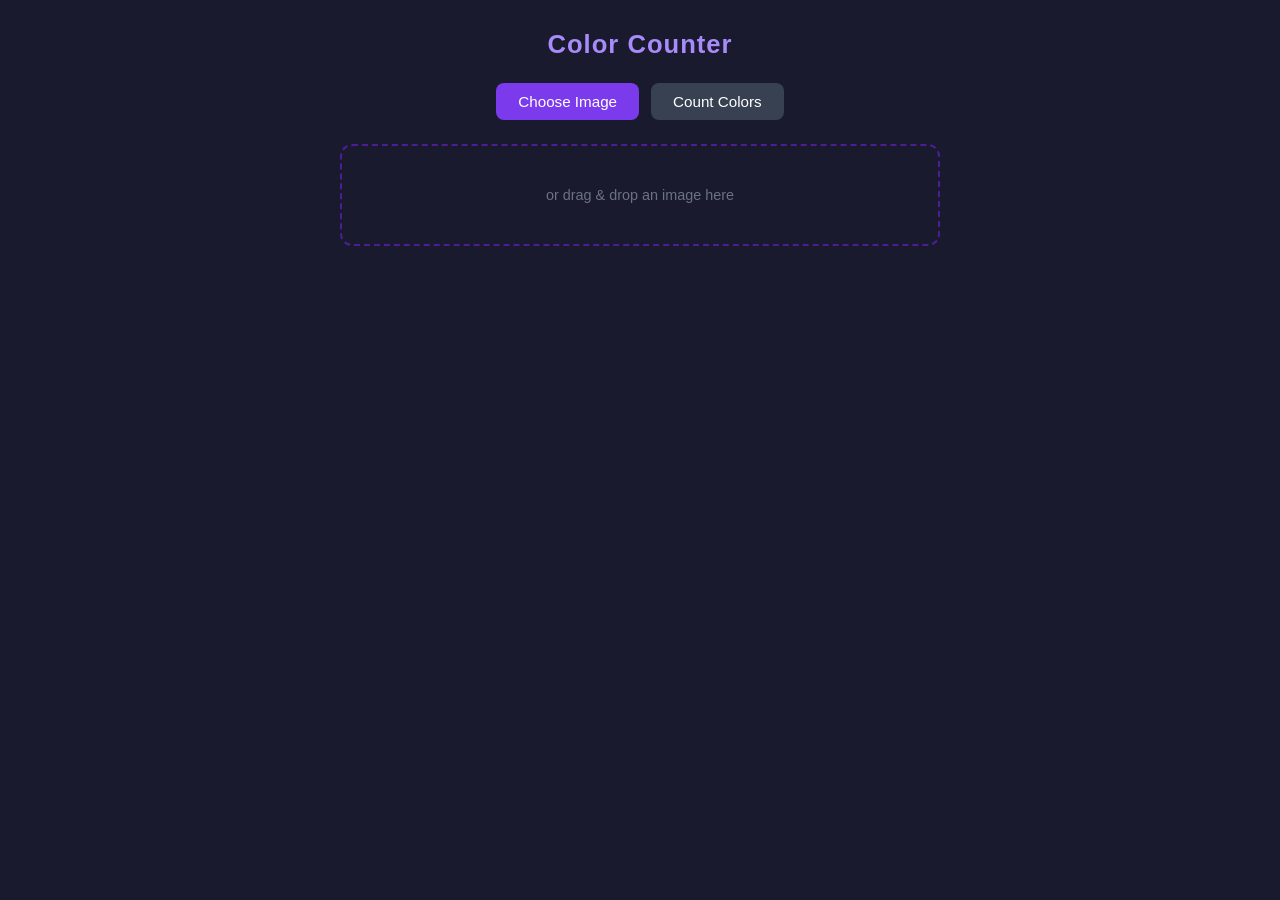
<file: sub/colorcounter.html>
<!DOCTYPE html>
<html lang="en">
<head>
  <meta charset="UTF-8">
  <meta name="viewport" content="width=device-width, initial-scale=1.0">
  <title>Color Counter</title>
  <style>
    * { box-sizing: border-box; margin: 0; padding: 0; }

    body {
      background: #1a1a2e;
      color: #e0e0e0;
      font-family: 'Segoe UI', sans-serif;
      display: flex;
      flex-direction: column;
      align-items: center;
      min-height: 100vh;
      padding: 30px 16px;
    }

    h1 {
      font-size: 1.6rem;
      margin-bottom: 24px;
      color: #a78bfa;
      letter-spacing: 1px;
    }

    .controls {
      display: flex;
      flex-wrap: wrap;
      gap: 12px;
      align-items: center;
      justify-content: center;
      margin-bottom: 24px;
    }

    label.file-btn {
      background: #7c3aed;
      color: #fff;
      padding: 10px 22px;
      border-radius: 8px;
      cursor: pointer;
      font-size: 0.95rem;
      transition: background 0.2s;
      user-select: none;
    }
    label.file-btn:hover { background: #6d28d9; }

    input[type="file"] { display: none; }

    button#analyzeBtn {
      background: #059669;
      color: #fff;
      border: none;
      padding: 10px 22px;
      border-radius: 8px;
      font-size: 0.95rem;
      cursor: pointer;
      transition: background 0.2s;
    }
    button#analyzeBtn:hover { background: #047857; }
    button#analyzeBtn:disabled { background: #374151; cursor: not-allowed; }

    .result-box {
      background: #16213e;
      border: 1px solid #4c1d95;
      border-radius: 10px;
      padding: 18px 32px;
      margin-bottom: 24px;
      text-align: center;
      min-width: 260px;
    }

    .result-box .label {
      font-size: 0.85rem;
      color: #9ca3af;
      margin-bottom: 6px;
    }

    .result-box .count {
      font-size: 2.4rem;
      font-weight: 700;
      color: #a78bfa;
    }

    .file-name {
      font-size: 0.8rem;
      color: #6b7280;
      margin-top: 6px;
    }

    .progress-wrap {
      width: 100%;
      max-width: 600px;
      height: 6px;
      background: #374151;
      border-radius: 3px;
      margin-bottom: 20px;
      overflow: hidden;
      display: none;
    }
    .progress-bar {
      height: 100%;
      width: 0%;
      background: #a78bfa;
      border-radius: 3px;
      transition: width 0.1s;
    }

    canvas {
      max-width: 100%;
      border-radius: 10px;
      border: 1px solid #4c1d95;
      display: none;
    }

    .drop-zone {
      width: 100%;
      max-width: 600px;
      border: 2px dashed #4c1d95;
      border-radius: 12px;
      padding: 40px;
      text-align: center;
      color: #6b7280;
      margin-bottom: 20px;
      transition: border-color 0.2s, color 0.2s;
      cursor: pointer;
    }
    .drop-zone.over {
      border-color: #a78bfa;
      color: #a78bfa;
    }
    .drop-zone span { font-size: 0.9rem; }
  </style>
</head>
<body>
  <h1>Color Counter</h1>

  <div class="controls">
    <label class="file-btn" for="fileInput">Choose Image</label>
    <input type="file" id="fileInput" accept="image/*">
    <button id="analyzeBtn" disabled>Count Colors</button>
  </div>

  <div class="drop-zone" id="dropZone">
    <span>or drag &amp; drop an image here</span>
  </div>

  <div class="progress-wrap" id="progressWrap">
    <div class="progress-bar" id="progressBar"></div>
  </div>

  <div class="result-box" id="resultBox" style="display:none">
    <div class="label">Unique Colors</div>
    <div class="count" id="colorCount">—</div>
    <div class="file-name" id="fileName"></div>
  </div>

  <canvas id="canvas"></canvas>

  <script>
    const fileInput   = document.getElementById('fileInput');
    const analyzeBtn  = document.getElementById('analyzeBtn');
    const canvas      = document.getElementById('canvas');
    const ctx         = canvas.getContext('2d', { willReadFrequently: true });
    const colorCount  = document.getElementById('colorCount');
    const resultBox   = document.getElementById('resultBox');
    const fileNameEl  = document.getElementById('fileName');
    const dropZone    = document.getElementById('dropZone');
    const progressWrap = document.getElementById('progressWrap');
    const progressBar  = document.getElementById('progressBar');

    let loadedImage = null;
    let loadedFileName = '';

    function loadImageFile(file) {
      if (!file || !file.type.startsWith('image/')) return;
      loadedFileName = file.name;
      const reader = new FileReader();
      reader.onload = e => {
        const img = new Image();
        img.onload = () => {
          canvas.width  = img.naturalWidth;
          canvas.height = img.naturalHeight;
          ctx.drawImage(img, 0, 0);
          canvas.style.display = 'block';
          dropZone.style.display = 'none';
          loadedImage = img;
          analyzeBtn.disabled = false;
          resultBox.style.display = 'none';
        };
        img.src = e.target.result;
      };
      reader.readAsDataURL(file);
    }

    fileInput.addEventListener('change', () => {
      loadImageFile(fileInput.files[0]);
    });

    // Drag and drop
    dropZone.addEventListener('dragover', e => {
      e.preventDefault();
      dropZone.classList.add('over');
    });
    dropZone.addEventListener('dragleave', () => dropZone.classList.remove('over'));
    dropZone.addEventListener('drop', e => {
      e.preventDefault();
      dropZone.classList.remove('over');
      const file = e.dataTransfer.files[0];
      loadImageFile(file);
    });
    dropZone.addEventListener('click', () => fileInput.click());

    analyzeBtn.addEventListener('click', () => {
      if (!loadedImage) return;
      countColors();
    });

    function countColors() {
      analyzeBtn.disabled = true;
      progressWrap.style.display = 'block';
      progressBar.style.width = '0%';

      // Use setTimeout to let the UI update before heavy work
      setTimeout(() => {
        const w = canvas.width;
        const h = canvas.height;
        const imageData = ctx.getImageData(0, 0, w, h);
        const data = imageData.data;
        const total = w * h;
        const colors = new Set();

        const CHUNK = 50000;
        let offset = 0;

        function processChunk() {
          const end = Math.min(offset + CHUNK, total);
          for (let i = offset; i < end; i++) {
            const idx = i * 4;
            const r = data[idx];
            const g = data[idx + 1];
            const b = data[idx + 2];
            const a = data[idx + 3];
            // Pack into a single 32-bit key: 0xAARRGGBB
            colors.add((a << 24 | r << 16 | g << 8 | b) >>> 0);
          }
          offset = end;
          const pct = Math.round((offset / total) * 100);
          progressBar.style.width = pct + '%';

          if (offset < total) {
            setTimeout(processChunk, 0);
          } else {
            progressWrap.style.display = 'none';
            colorCount.textContent = colors.size.toLocaleString();
            fileNameEl.textContent = loadedFileName;
            resultBox.style.display = 'block';
            analyzeBtn.disabled = false;
          }
        }

        processChunk();
      }, 20);
    }
  </script>
</body>
</html>
</file>
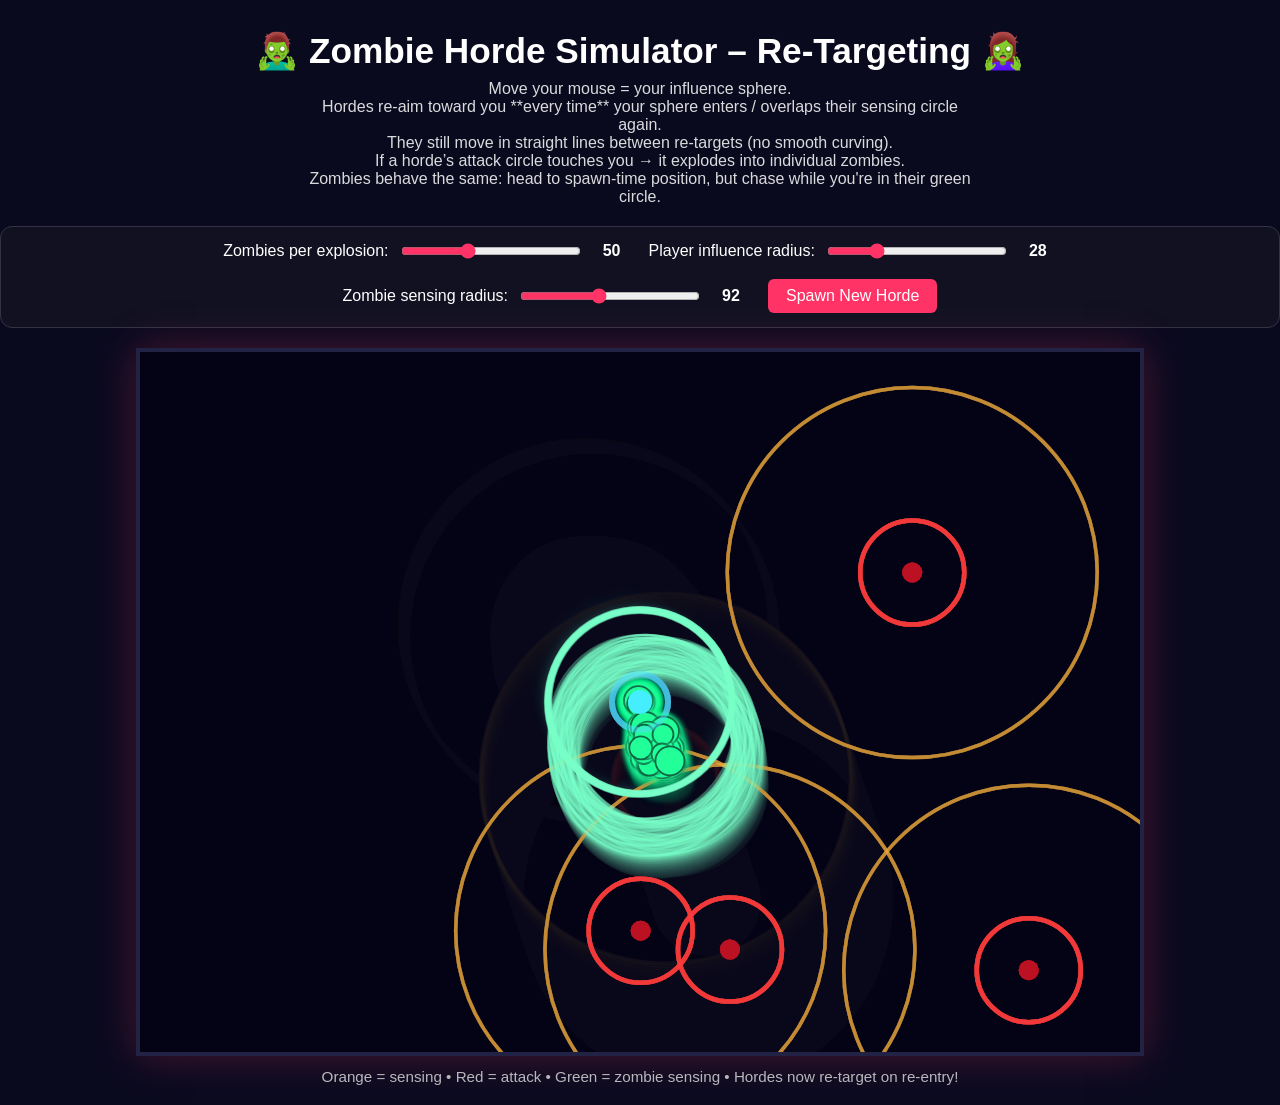
<file: sub/horde.html>
<!DOCTYPE html>
<html lang="en">
<head>
    <meta charset="UTF-8">
    <title>Zombie Horde Simulator – Re-Targeting</title>
    <style>
        body {
            margin: 0;
            padding: 20px 0;
            background: #0a0a1f;
            color: #fff;
            font-family: Arial, sans-serif;
            text-align: center;
        }
        h1 { margin: 10px 0 8px; font-size: 2.2em; }
        p { margin: 8px 0 20px; max-width: 680px; margin-left: auto; margin-right: auto; opacity: 0.85; }
        .controls {
            margin: 0 auto 20px;
            display: flex;
            flex-wrap: wrap;
            justify-content: center;
            gap: 18px;
            background: #111122;
            padding: 14px 24px;
            border-radius: 12px;
            border: 1px solid #334;
        }
        .control {
            display: flex;
            align-items: center;
            gap: 10px;
            white-space: nowrap;
        }
        input[type="range"] { width: 180px; accent-color: #ff3366; }
        button {
            padding: 8px 18px;
            font-size: 1em;
            background: #ff3366;
            color: white;
            border: none;
            border-radius: 6px;
            cursor: pointer;
        }
        button:hover { background: #ff5588; }
        canvas {
            display: block;
            margin: 0 auto;
            border: 4px solid #222244;
            box-shadow: 0 0 40px rgba(255, 60, 100, 0.25);
            background: #05050f;
        }
        .info {
            margin-top: 12px;
            font-size: 0.95em;
            opacity: 0.7;
        }
    </style>
</head>
<body>
    <h1>🧟‍♂️ Zombie Horde Simulator – Re-Targeting 🧟‍♀️</h1>
    <p>Move your mouse = your influence sphere.<br>
    Hordes re-aim toward you **every time** your sphere enters / overlaps their sensing circle again.<br>
    They still move in straight lines between re-targets (no smooth curving).<br>
    If a horde’s attack circle touches you → it explodes into individual zombies.<br>
    Zombies behave the same: head to spawn-time position, but chase while you're in their green circle.</p>

    <div class="controls">
        <div class="control">
            <label for="zombiesCount">Zombies per explosion:</label>
            <input type="range" id="zombiesCount" min="10" max="120" value="50" step="5">
            <span id="zombiesValue" style="font-weight:bold; min-width:38px;">50</span>
        </div>

        <div class="control">
            <label for="playerRad">Player influence radius:</label>
            <input type="range" id="playerRad" min="15" max="65" value="28" step="1">
            <span id="playerValue" style="font-weight:bold; min-width:38px;">28</span>
        </div>

        <div class="control">
            <label for="zombieRad">Zombie sensing radius:</label>
            <input type="range" id="zombieRad" min="40" max="160" value="92" step="2">
            <span id="zombieValue" style="font-weight:bold; min-width:38px;">92</span>
        </div>

        <button id="spawnBtn">Spawn New Horde</button>
    </div>

    <canvas id="canvas" width="1000" height="700"></canvas>
    <div class="info">Orange = sensing • Red = attack • Green = zombie sensing • Hordes now re-target on re-entry!</div>

    <script>
        const ZOMBIE_PERSONAL_RADIUS   = 12;          // slightly bigger visual bodies
        const REPULSION_STRENGTH       = 1.8;         // much stronger push (was 0.45)
        const REPULSION_DISTANCE       = ZOMBIE_PERSONAL_RADIUS * 3.5;  // start pushing earlier (~42 px)
        const MAX_SEPARATION_FORCE     = 2.4;         // cap so they don't fly away too fast

        // ====================== PLAYER ======================
        class Player {
            constructor() {
                this.x = 500;
                this.y = 350;
                this.radius = 28;
            }
        }

        // ====================== HORDE ======================
        class Horde {
            constructor(x, y) {
                this.x = x;
                this.y = y;
                this.sensingRadius = 185;
                this.attackRadius = 52;
                this.speed = 2.75;
                this.vx = 0;
                this.vy = 0;
            }

            update(player) {
                const dx = player.x - this.x;
                const dy = player.y - this.y;
                const dist = Math.hypot(dx, dy);

                // Re-target every frame that player is in sensing range
                if (dist < player.radius + this.sensingRadius) {
                    if (dist > 1) {  // avoid division by zero
                        this.vx = (dx / dist) * this.speed;
                        this.vy = (dy / dist) * this.speed;
                    }
                }

                // Always move in current direction (even if no longer sensing)
                this.x += this.vx;
                this.y += this.vy;

                // Check attack after movement
                const distNow = Math.hypot(player.x - this.x, player.y - this.y);
                return distNow < player.radius + this.attackRadius;
            }

            draw(ctx) {
                // Sensing circle (orange)
                ctx.strokeStyle = "rgba(255, 180, 60, 0.35)";
                ctx.lineWidth = 3.5;
                ctx.beginPath();
                ctx.arc(this.x, this.y, this.sensingRadius, 0, Math.PI * 2);
                ctx.stroke();

                // Attack circle (red)
                ctx.strokeStyle = "rgba(255, 60, 60, 0.75)";
                ctx.lineWidth = 4.5;
                ctx.beginPath();
                ctx.arc(this.x, this.y, this.attackRadius, 0, Math.PI * 2);
                ctx.stroke();

                // Horde core
                ctx.fillStyle = "#bb1122";
                ctx.beginPath();
                ctx.arc(this.x, this.y, 10, 0, Math.PI * 2);
                ctx.fill();
            }
        }

        // ====================== HORDE MANAGER ======================
        class HordeManager {
            constructor() {
                this.hordes = [];
            }

            add(x, y) {
                this.hordes.push(new Horde(x, y));
            }

            update(player, zombies, zombiesPerSpawn) {
                for (let i = this.hordes.length - 1; i >= 0; i--) {
                    const exploded = this.hordes[i].update(player);
                    if (exploded) {
                        const h = this.hordes[i];
                        for (let j = 0; j < zombiesPerSpawn; j++) {
                            zombies.push(new Zombie(h.x, h.y, player.x, player.y));
                        }
                        this.hordes.splice(i, 1);
                    }
                }
            }

            draw(ctx) {
                for (let horde of this.hordes) {
                    horde.draw(ctx);
                }
            }
        }

        class Zombie {
            constructor(spawnX, spawnY, targetX, targetY) {
                this.x = spawnX + (Math.random() - 0.5) * 24;
                this.y = spawnY + (Math.random() - 0.5) * 24;
                
                // We keep these for possible future use, but won't use them for movement anymore
                this.initialTargetX = targetX;
                this.initialTargetY = targetY;
                
                this.influenceRadius = 92;
                this.speed = 3.15;
                this.personalRadius = 10 + Math.random() * 5;
            }

            update(player, allZombies) {
                // ── 1. Check if player is currently in sensing range ───────
                const dx = player.x - this.x;
                const dy = player.y - this.y;
                const distToPlayer = Math.hypot(dx, dy);

                const isTracking = distToPlayer < player.radius + this.influenceRadius;

                // ── 2. Movement only happens while tracking ─────────────────
                let moveX = 0;
                let moveY = 0;

                if (isTracking) {
                    if (distToPlayer > 2) {  // small deadzone to prevent jitter
                        moveX = (dx / distToPlayer) * this.speed;
                        moveY = (dy / distToPlayer) * this.speed;
                    }
                    // optional: tiny random wobble while standing still can look more alive
                    // moveX += (Math.random() - 0.5) * 0.4;
                    // moveY += (Math.random() - 0.5) * 0.4;
                }
                // else → moveX and moveY stay 0 → zombie stops

                // ── 3. Separation from other zombies (keep pushing even when stopped) ──
                let sepX = 0;
                let sepY = 0;
                let count = 0;

                for (let other of allZombies) {
                    if (other === this) continue;

                    const odx = this.x - other.x;
                    const ody = this.y - other.y;
                    const odist = Math.hypot(odx, ody);

                    if (odist < REPULSION_DISTANCE && odist > 0.1) {
                        const force = REPULSION_STRENGTH * (1 - (odist / REPULSION_DISTANCE) ** 2);
                        sepX += (odx / odist) * force;
                        sepY += (ody / odist) * force;
                        count++;
                    }
                }

                if (count > 0) {
                    sepX /= count;
                    sepY /= count;
                    const sepMag = Math.hypot(sepX, sepY);
                    if (sepMag > MAX_SEPARATION_FORCE) {
                        sepX = (sepX / sepMag) * MAX_SEPARATION_FORCE;
                        sepY = (sepY / sepMag) * MAX_SEPARATION_FORCE;
                    }
                }

                // ── 4. Apply final movement ─────────────────────────────────
                this.x += moveX + sepX;
                this.y += moveY + sepY;
            }

            draw(ctx) {
                // Influence circle – make it more visible when **not** tracking
                const isTracking = Math.hypot(player.x - this.x, player.y - this.y) < player.radius + this.influenceRadius;
                
                ctx.strokeStyle = isTracking 
                    ? "rgba(120, 255, 200, 0.35)"     // bright when chasing
                    : "rgba(120, 255, 200, 0.12)";    // faint when stopped
                ctx.lineWidth = isTracking ? 2.2 : 1.4;
                ctx.beginPath();
                ctx.arc(this.x, this.y, this.influenceRadius, 0, Math.PI * 2);
                ctx.stroke();

                // Zombie body – dimmer / grayer when not tracking (optional visual cue)
                ctx.shadowBlur = 8;
                ctx.shadowColor = isTracking ? "#22ff99" : "#88ccaa";
                ctx.fillStyle = isTracking ? "#22ff99" : "#66aa88";
                ctx.beginPath();
                ctx.arc(this.x, this.y, this.personalRadius, 0, Math.PI * 2);
                ctx.fill();
                ctx.shadowBlur = 0;

                ctx.strokeStyle = isTracking ? "#0f6644" : "#224433";
                ctx.lineWidth = 1.8;
                ctx.stroke();
            }
        }
        // ====================== SETUP ======================
        const canvas = document.getElementById("canvas");
        const ctx = canvas.getContext("2d");

        const player = new Player();
        const manager = new HordeManager();
        const zombies = [];

        // Initial hordes
        for (let i = 0; i < 6; i++) {
            const rx = 80 + Math.random() * (canvas.width - 160);
            const ry = 80 + Math.random() * (canvas.height - 160);
            manager.add(rx, ry);
        }

        // Controls
        let zombiesPerSpawn = 50;
        const zombiesSlider = document.getElementById("zombiesCount");
        const zombiesValue = document.getElementById("zombiesValue");
        zombiesSlider.addEventListener("input", () => {
            zombiesPerSpawn = Number(zombiesSlider.value);
            zombiesValue.textContent = zombiesPerSpawn;
        });

        const playerSlider = document.getElementById("playerRad");
        const playerValue = document.getElementById("playerValue");
        playerSlider.addEventListener("input", () => {
            player.radius = Number(playerSlider.value);
            playerValue.textContent = player.radius;
        });

        const zombieSlider = document.getElementById("zombieRad");
        const zombieValue = document.getElementById("zombieValue");
        let zombieInfluenceRadius = 92;
        zombieSlider.addEventListener("input", () => {
            zombieInfluenceRadius = Number(zombieSlider.value);
            zombieValue.textContent = zombieInfluenceRadius;
        });

        // Spawn button
        document.getElementById("spawnBtn").addEventListener("click", () => {
            let rx = Math.random() * canvas.width;
            let ry = Math.random() * canvas.height;
            const dx = rx - player.x;
            const dy = ry - player.y;
            if (Math.hypot(dx, dy) < 120) {
                rx = (rx + 300) % canvas.width;
                ry = (ry + 200) % canvas.height;
            }
            manager.add(rx, ry);
        });

        // Mouse control
        canvas.addEventListener("mousemove", (e) => {
            const rect = canvas.getBoundingClientRect();
            player.x = Math.max(0, Math.min(canvas.width, e.clientX - rect.left));
            player.y = Math.max(0, Math.min(canvas.height, e.clientY - rect.top));
        });

        // ====================== ANIMATION LOOP ======================
        function animate() {
            ctx.fillStyle = "rgba(8, 8, 28, 0.17)";
            ctx.fillRect(0, 0, canvas.width, canvas.height);

            manager.update(player, zombies, zombiesPerSpawn);

            for (let i = 0; i < zombies.length; i++) {
                zombies[i].influenceRadius = zombieInfluenceRadius;
                zombies[i].update(player, zombies);   // ← add zombies array here
            }

            manager.draw(ctx);
            for (let z of zombies) z.draw(ctx);

            // Player
            ctx.strokeStyle = "rgba(80, 220, 255, 0.48)";
            ctx.lineWidth = 6;
            ctx.beginPath();
            ctx.arc(player.x, player.y, player.radius, 0, Math.PI * 2);
            ctx.stroke();

            ctx.fillStyle = "#44eeff";
            ctx.beginPath();
            ctx.arc(player.x, player.y, 12, 0, Math.PI * 2);
            ctx.fill();

            requestAnimationFrame(animate);
        }

        animate();
    </script>
</body>
</html>
</file>
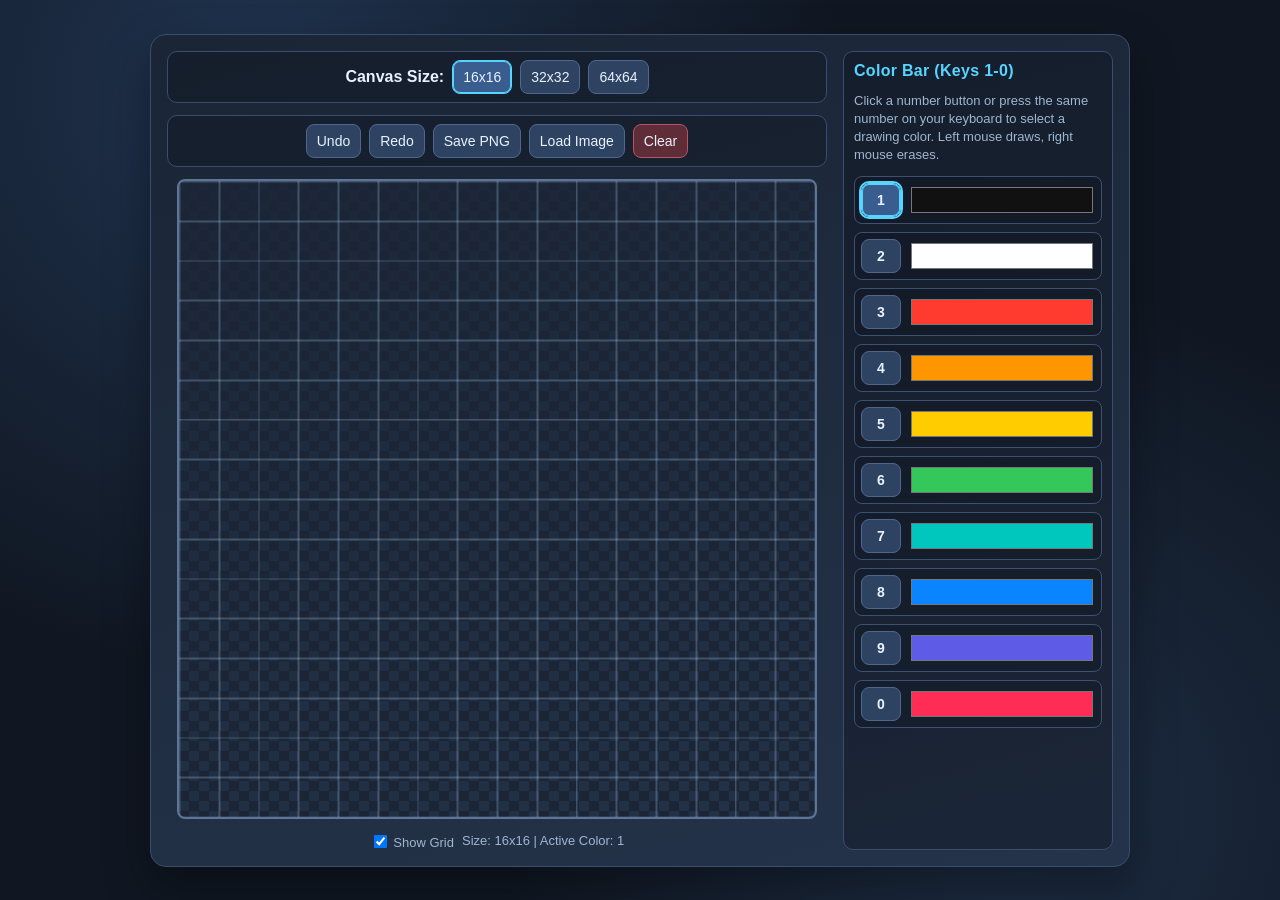
<file: sub/pixelpaint.html>
<!DOCTYPE html>
<html lang="en">
<head>
	<meta charset="UTF-8" />
	<meta name="viewport" content="width=device-width, initial-scale=1.0" />
	<title>Sprite Drawing App</title>
	<style>
		:root {
			--bg: #101722;
			--panel: #1a2535;
			--panel-2: #24334a;
			--text: #e8f1ff;
			--accent: #57d4ff;
			--danger: #ff6f6f;
			--muted: #9fb6d1;
		}

		* {
			box-sizing: border-box;
		}

		body {
			margin: 0;
			min-height: 100vh;
			font-family: "Trebuchet MS", "Segoe UI", sans-serif;
			background:
				radial-gradient(circle at 20% 10%, #20334f 0%, transparent 45%),
				radial-gradient(circle at 80% 90%, #1d2d44 0%, transparent 40%),
				var(--bg);
			color: var(--text);
			display: flex;
			justify-content: center;
			align-items: center;
			padding: 16px;
		}

		.app {
			width: min(980px, 100%);
			background: linear-gradient(165deg, var(--panel), var(--panel-2));
			border: 1px solid #3a4d6e;
			border-radius: 16px;
			padding: 16px;
			box-shadow: 0 20px 45px rgba(0, 0, 0, 0.35);
			display: grid;
			grid-template-columns: 1fr 270px;
			gap: 16px;
		}

		.left {
			display: grid;
			gap: 12px;
			justify-items: center;
		}

		.toolbar,
		.sizes,
		.palette {
			width: 100%;
			display: flex;
			flex-wrap: wrap;
			gap: 8px;
			align-items: center;
			justify-content: center;
		}

		.toolbar,
		.sizes {
			background: rgba(12, 18, 28, 0.35);
			border: 1px solid #3a4d6e;
			border-radius: 10px;
			padding: 8px;
		}

		button,
		.file-btn,
		select {
			background: #2e4262;
			color: var(--text);
			border: 1px solid #4e6791;
			border-radius: 8px;
			padding: 8px 10px;
			cursor: pointer;
			font-size: 14px;
			transition: transform 0.1s ease, background 0.15s ease;
		}

		button:hover,
		.file-btn:hover {
			background: #36517b;
			transform: translateY(-1px);
		}

		button.active {
			background: #3a5d90;
			border-color: var(--accent);
			box-shadow: 0 0 0 1px var(--accent) inset;
		}

		button.warn {
			background: #5f2d37;
			border-color: #b45567;
		}

		button.warn:hover {
			background: #763541;
		}

		.canvas-wrap {
			width: min(640px, 80vw);
			aspect-ratio: 1 / 1;
			border: 2px solid #5f7597;
			border-radius: 8px;
			overflow: hidden;
			background:
				linear-gradient(45deg, #1b2535 25%, transparent 25%),
				linear-gradient(-45deg, #1b2535 25%, transparent 25%),
				linear-gradient(45deg, transparent 75%, #1b2535 75%),
				linear-gradient(-45deg, transparent 75%, #1b2535 75%);
			background-size: 20px 20px;
			background-position: 0 0, 0 10px, 10px -10px, -10px 0;
		}

		canvas {
			width: 100%;
			height: 100%;
			display: block;
			image-rendering: pixelated;
			cursor: crosshair;
		}

		.right {
			display: grid;
			grid-template-rows: auto auto 1fr;
			gap: 12px;
			background: rgba(9, 14, 22, 0.35);
			border: 1px solid #3a4d6e;
			border-radius: 10px;
			padding: 10px;
		}

		.panel-title {
			margin: 0;
			color: var(--accent);
			font-size: 16px;
			letter-spacing: 0.3px;
		}

		.palette {
			justify-content: flex-start;
			align-content: flex-start;
		}

		.swatch {
			width: 100%;
			display: grid;
			grid-template-columns: 40px 1fr;
			align-items: center;
			gap: 8px;
			background: rgba(0, 0, 0, 0.15);
			border: 1px solid #3d5071;
			border-radius: 8px;
			padding: 6px;
		}

		.swatch-btn {
			width: 40px;
			height: 34px;
			padding: 0;
			font-weight: 700;
		}

		.swatch-btn.active {
			outline: 2px solid var(--accent);
		}

		.swatch input[type="color"] {
			width: 100%;
			height: 34px;
			border: none;
			background: transparent;
			cursor: pointer;
			padding: 0;
		}

		.hint {
			color: var(--muted);
			font-size: 13px;
			line-height: 1.4;
			margin: 0;
		}

		.footer {
			display: flex;
			align-items: center;
			gap: 8px;
			flex-wrap: wrap;
			font-size: 13px;
			color: var(--muted);
		}

		input[type="checkbox"] {
			transform: translateY(1px);
		}

		input[type="file"] {
			display: none;
		}

		@media (max-width: 900px) {
			.app {
				grid-template-columns: 1fr;
			}

			.canvas-wrap {
				width: min(640px, 92vw);
			}
		}
	</style>
</head>
<body>
	<main class="app">
		<section class="left">
			<div class="sizes" id="sizeButtons">
				<strong>Canvas Size:</strong>
			</div>

			<div class="toolbar">
				<button id="undoBtn" type="button">Undo</button>
				<button id="redoBtn" type="button">Redo</button>
				<button id="saveBtn" type="button">Save PNG</button>
				<label class="file-btn" for="loadInput">Load Image</label>
				<input id="loadInput" type="file" accept="image/*" />
				<button class="warn" id="clearBtn" type="button">Clear</button>
			</div>

			<div class="canvas-wrap">
				<canvas id="spriteCanvas" width="640" height="640" aria-label="Sprite drawing canvas"></canvas>
			</div>

			<div class="footer">
				<label><input type="checkbox" id="gridToggle" checked /> Show Grid</label>
				<span id="statusText">Size: 16x16 | Active Color: 1</span>
			</div>
		</section>

		<aside class="right">
			<h2 class="panel-title">Color Bar (Keys 1-0)</h2>
			<p class="hint">Click a number button or press the same number on your keyboard to select a drawing color. Left mouse draws, right mouse erases.</p>
			<div class="palette" id="palette"></div>
		</aside>
	</main>

	<script>
		const canvas = document.getElementById("spriteCanvas");
		const ctx = canvas.getContext("2d");

		const paletteContainer = document.getElementById("palette");
		const sizeButtonsContainer = document.getElementById("sizeButtons");
		const undoBtn = document.getElementById("undoBtn");
		const redoBtn = document.getElementById("redoBtn");
		const saveBtn = document.getElementById("saveBtn");
		const loadInput = document.getElementById("loadInput");
		const clearBtn = document.getElementById("clearBtn");
		const gridToggle = document.getElementById("gridToggle");
		const statusText = document.getElementById("statusText");

		const sizes = [16, 32, 64];
		let gridSize = 16;
		let cells = createBlankCells(gridSize);
		let drawing = false;
		let strokeChanged = false;
		let activeIndex = 0;
		let pickerHeld = false;
		let undoStack = [];
		let redoStack = [];
		const maxHistory = 100;

		const palette = [
			"#111111",
			"#ffffff",
			"#ff3b30",
			"#ff9500",
			"#ffcc00",
			"#34c759",
			"#00c7be",
			"#0a84ff",
			"#5e5ce6",
			"#ff2d55"
		];

		function createBlankCells(size) {
			return Array(size * size).fill("");
		}

		function indexAt(x, y) {
			return y * gridSize + x;
		}

		function getGridCoordsFromEvent(e) {
			const rect = canvas.getBoundingClientRect();
			const px = (e.clientX - rect.left) / rect.width;
			const py = (e.clientY - rect.top) / rect.height;
			const x = Math.floor(px * gridSize);
			const y = Math.floor(py * gridSize);
			return { x, y };
		}

		function setCell(x, y, color) {
			if (x < 0 || y < 0 || x >= gridSize || y >= gridSize) {
				return;
			}
			cells[indexAt(x, y)] = color;
		}

		function getCell(x, y) {
			return cells[indexAt(x, y)];
		}

		function drawCanvas() {
			const pixel = canvas.width / gridSize;
			ctx.clearRect(0, 0, canvas.width, canvas.height);

			for (let y = 0; y < gridSize; y += 1) {
				for (let x = 0; x < gridSize; x += 1) {
					const color = getCell(x, y);
					if (!color) {
						continue;
					}
					ctx.fillStyle = color;
					ctx.fillRect(x * pixel, y * pixel, pixel, pixel);
				}
			}

			if (gridToggle.checked) {
				ctx.strokeStyle = "rgba(180, 215, 255, 0.25)";
				ctx.lineWidth = 2;
				for (let i = 0; i <= gridSize; i += 1) {
					const p = Math.round(i * pixel) + 0.5;
					ctx.beginPath();
					ctx.moveTo(p, 0);
					ctx.lineTo(p, canvas.height);
					ctx.stroke();

					ctx.beginPath();
					ctx.moveTo(0, p);
					ctx.lineTo(canvas.width, p);
					ctx.stroke();
				}
			}
		}

		function updateStatus() {
			const mode = pickerHeld ? " | Mode: Picker (Space)" : "";
			statusText.textContent = `Size: ${gridSize}x${gridSize} | Active Color: ${activeIndex + 1}${mode}`;
		}

		function cloneState() {
			return {
				gridSize,
				cells: cells.slice()
			};
		}

		function updateHistoryButtons() {
			undoBtn.disabled = undoStack.length === 0;
			redoBtn.disabled = redoStack.length === 0;
		}

		function pushHistory() {
			undoStack.push(cloneState());
			if (undoStack.length > maxHistory) {
				undoStack.shift();
			}
			redoStack = [];
			updateHistoryButtons();
		}

		function restoreState(state) {
			gridSize = state.gridSize;
			cells = state.cells.slice();
			updateSizeButtons();
			updateStatus();
			drawCanvas();
		}

		function undo() {
			if (undoStack.length === 0) {
				return;
			}
			redoStack.push(cloneState());
			const prev = undoStack.pop();
			restoreState(prev);
			updateHistoryButtons();
		}

		function redo() {
			if (redoStack.length === 0) {
				return;
			}
			undoStack.push(cloneState());
			const next = redoStack.pop();
			restoreState(next);
			updateHistoryButtons();
		}

		function syncActiveColorInput() {
			const colorInputs = paletteContainer.querySelectorAll('input[type="color"]');
			const input = colorInputs[activeIndex];
			if (input) {
				input.value = palette[activeIndex];
			}
		}

		function pickColorFromPointer(e) {
			const { x, y } = getGridCoordsFromEvent(e);
			if (x < 0 || y < 0 || x >= gridSize || y >= gridSize) {
				return;
			}
			const sampled = getCell(x, y);
			if (!sampled) {
				return;
			}
			palette[activeIndex] = sampled;
			syncActiveColorInput();
			updateStatus();
		}

		function applyPointer(e, erase = false) {
			const { x, y } = getGridCoordsFromEvent(e);
			const before = getCell(x, y);
			const after = erase ? "" : palette[activeIndex];
			if (before === after) {
				return;
			}

			setCell(x, y, after);
			strokeChanged = true;
			drawCanvas();
		}

		function exportToTempCanvas(size) {
			const out = document.createElement("canvas");
			out.width = size;
			out.height = size;
			const outCtx = out.getContext("2d");
			outCtx.clearRect(0, 0, size, size);

			for (let y = 0; y < gridSize; y += 1) {
				for (let x = 0; x < gridSize; x += 1) {
					const color = getCell(x, y);
					if (!color) {
						continue;
					}
					const tx = Math.floor((x / gridSize) * size);
					const ty = Math.floor((y / gridSize) * size);
					const tw = Math.ceil(size / gridSize);
					const th = Math.ceil(size / gridSize);
					outCtx.fillStyle = color;
					outCtx.fillRect(tx, ty, tw, th);
				}
			}

			return out;
		}

		function resampleCells(oldSize, oldCells, newSize) {
			const oldCanvas = document.createElement("canvas");
			oldCanvas.width = oldSize;
			oldCanvas.height = oldSize;
			const oldCtx = oldCanvas.getContext("2d");

			for (let y = 0; y < oldSize; y += 1) {
				for (let x = 0; x < oldSize; x += 1) {
					const color = oldCells[y * oldSize + x];
					if (!color) {
						continue;
					}
					oldCtx.fillStyle = color;
					oldCtx.fillRect(x, y, 1, 1);
				}
			}

			const newCanvas = document.createElement("canvas");
			newCanvas.width = newSize;
			newCanvas.height = newSize;
			const newCtx = newCanvas.getContext("2d");
			newCtx.imageSmoothingEnabled = false;
			newCtx.drawImage(oldCanvas, 0, 0, newSize, newSize);

			const pixels = newCtx.getImageData(0, 0, newSize, newSize).data;
			const next = createBlankCells(newSize);

			for (let y = 0; y < newSize; y += 1) {
				for (let x = 0; x < newSize; x += 1) {
					const i = (y * newSize + x) * 4;
					const a = pixels[i + 3];
					if (a < 20) {
						continue;
					}
					const r = pixels[i].toString(16).padStart(2, "0");
					const g = pixels[i + 1].toString(16).padStart(2, "0");
					const b = pixels[i + 2].toString(16).padStart(2, "0");
					next[y * newSize + x] = `#${r}${g}${b}`;
				}
			}

			return next;
		}

		function setGridSize(size) {
			if (size === gridSize) {
				return;
			}
			pushHistory();
			const oldSize = gridSize;
			const oldCells = cells.slice();
			gridSize = size;
			cells = resampleCells(oldSize, oldCells, size);
			updateSizeButtons();
			updateStatus();
			drawCanvas();
		}

		function setActiveColor(index) {
			activeIndex = index;
			updatePaletteButtons();
			updateStatus();
		}

		function updatePaletteButtons() {
			const buttons = paletteContainer.querySelectorAll(".swatch-btn");
			buttons.forEach((btn, i) => {
				btn.classList.toggle("active", i === activeIndex);
			});
		}

		function updateSizeButtons() {
			const sizeButtons = sizeButtonsContainer.querySelectorAll("button[data-size]");
			sizeButtons.forEach((btn) => {
				const val = Number(btn.dataset.size);
				btn.classList.toggle("active", val === gridSize);
			});
		}

		function buildUI() {
			sizes.forEach((size) => {
				const b = document.createElement("button");
				b.type = "button";
				b.dataset.size = String(size);
				b.textContent = `${size}x${size}`;
				b.addEventListener("click", () => setGridSize(size));
				sizeButtonsContainer.appendChild(b);
			});

			palette.forEach((hex, index) => {
				const wrap = document.createElement("div");
				wrap.className = "swatch";

				const keyNumber = index + 1;
				const label = keyNumber === 10 ? "0" : String(keyNumber);

				const swatchBtn = document.createElement("button");
				swatchBtn.type = "button";
				swatchBtn.className = "swatch-btn";
				swatchBtn.textContent = label;
				swatchBtn.title = `Press ${label}`;
				swatchBtn.addEventListener("click", () => setActiveColor(index));

				const input = document.createElement("input");
				input.type = "color";
				input.value = hex;
				input.setAttribute("aria-label", `Color slot ${label}`);
				input.addEventListener("input", () => {
					palette[index] = input.value;
					if (index === activeIndex) {
						updateStatus();
					}
				});

				wrap.appendChild(swatchBtn);
				wrap.appendChild(input);
				paletteContainer.appendChild(wrap);
			});

			updateSizeButtons();
			updatePaletteButtons();
			updateStatus();
			updateHistoryButtons();
		}

		function saveImage() {
			const out = exportToTempCanvas(gridSize);
			const link = document.createElement("a");
			link.href = out.toDataURL("image/png");
			link.download = `sprite-${gridSize}x${gridSize}.png`;
			link.click();
		}

		function loadImage(file) {
			const img = new Image();
			img.onload = () => {
				pushHistory();
				const tmp = document.createElement("canvas");
				tmp.width = gridSize;
				tmp.height = gridSize;
				const tctx = tmp.getContext("2d");
				tctx.imageSmoothingEnabled = false;
				tctx.clearRect(0, 0, gridSize, gridSize);
				tctx.drawImage(img, 0, 0, gridSize, gridSize);

				const data = tctx.getImageData(0, 0, gridSize, gridSize).data;
				cells = createBlankCells(gridSize);
				for (let y = 0; y < gridSize; y += 1) {
					for (let x = 0; x < gridSize; x += 1) {
						const i = (y * gridSize + x) * 4;
						if (data[i + 3] < 20) {
							continue;
						}
						const r = data[i].toString(16).padStart(2, "0");
						const g = data[i + 1].toString(16).padStart(2, "0");
						const b = data[i + 2].toString(16).padStart(2, "0");
						cells[indexAt(x, y)] = `#${r}${g}${b}`;
					}
				}
				drawCanvas();
			};
			img.src = URL.createObjectURL(file);
		}

		canvas.addEventListener("mousedown", (e) => {
			if (pickerHeld) {
				pickColorFromPointer(e);
				return;
			}
			if (e.button !== 0 && e.button !== 2) {
				return;
			}
			pushHistory();
			strokeChanged = false;
			drawing = true;
			applyPointer(e, e.button === 2);
		});

		canvas.addEventListener("mousemove", (e) => {
			if (!drawing) {
				return;
			}
			applyPointer(e, e.buttons === 2);
		});

		window.addEventListener("mouseup", () => {
			if (drawing && !strokeChanged && undoStack.length > 0) {
				undoStack.pop();
				updateHistoryButtons();
			}
			drawing = false;
			strokeChanged = false;
		});

		canvas.addEventListener("contextmenu", (e) => {
			e.preventDefault();
		});

		window.addEventListener("keydown", (e) => {
			if (e.code === "Space") {
				e.preventDefault();
				pickerHeld = true;
				canvas.style.cursor = "copy";
				updateStatus();
				return;
			}

			if ((e.ctrlKey || e.metaKey) && e.key.toLowerCase() === "z") {
				e.preventDefault();
				if (e.shiftKey) {
					redo();
				} else {
					undo();
				}
				return;
			}

			if ((e.ctrlKey || e.metaKey) && e.key.toLowerCase() === "y") {
				e.preventDefault();
				redo();
				return;
			}

			if (/^[1-9]$/.test(e.key)) {
				setActiveColor(Number(e.key) - 1);
			} else if (e.key === "0") {
				setActiveColor(9);
			}
		});

		window.addEventListener("keyup", (e) => {
			if (e.code === "Space") {
				pickerHeld = false;
				canvas.style.cursor = "crosshair";
				updateStatus();
			}
		});

		undoBtn.addEventListener("click", undo);
		redoBtn.addEventListener("click", redo);
		saveBtn.addEventListener("click", saveImage);
		clearBtn.addEventListener("click", () => {
			pushHistory();
			cells = createBlankCells(gridSize);
			drawCanvas();
		});

		loadInput.addEventListener("change", () => {
			const file = loadInput.files && loadInput.files[0];
			if (!file) {
				return;
			}
			loadImage(file);
			loadInput.value = "";
		});

		gridToggle.addEventListener("change", drawCanvas);

		buildUI();
		drawCanvas();
	</script>
</body>
</html>
</file>
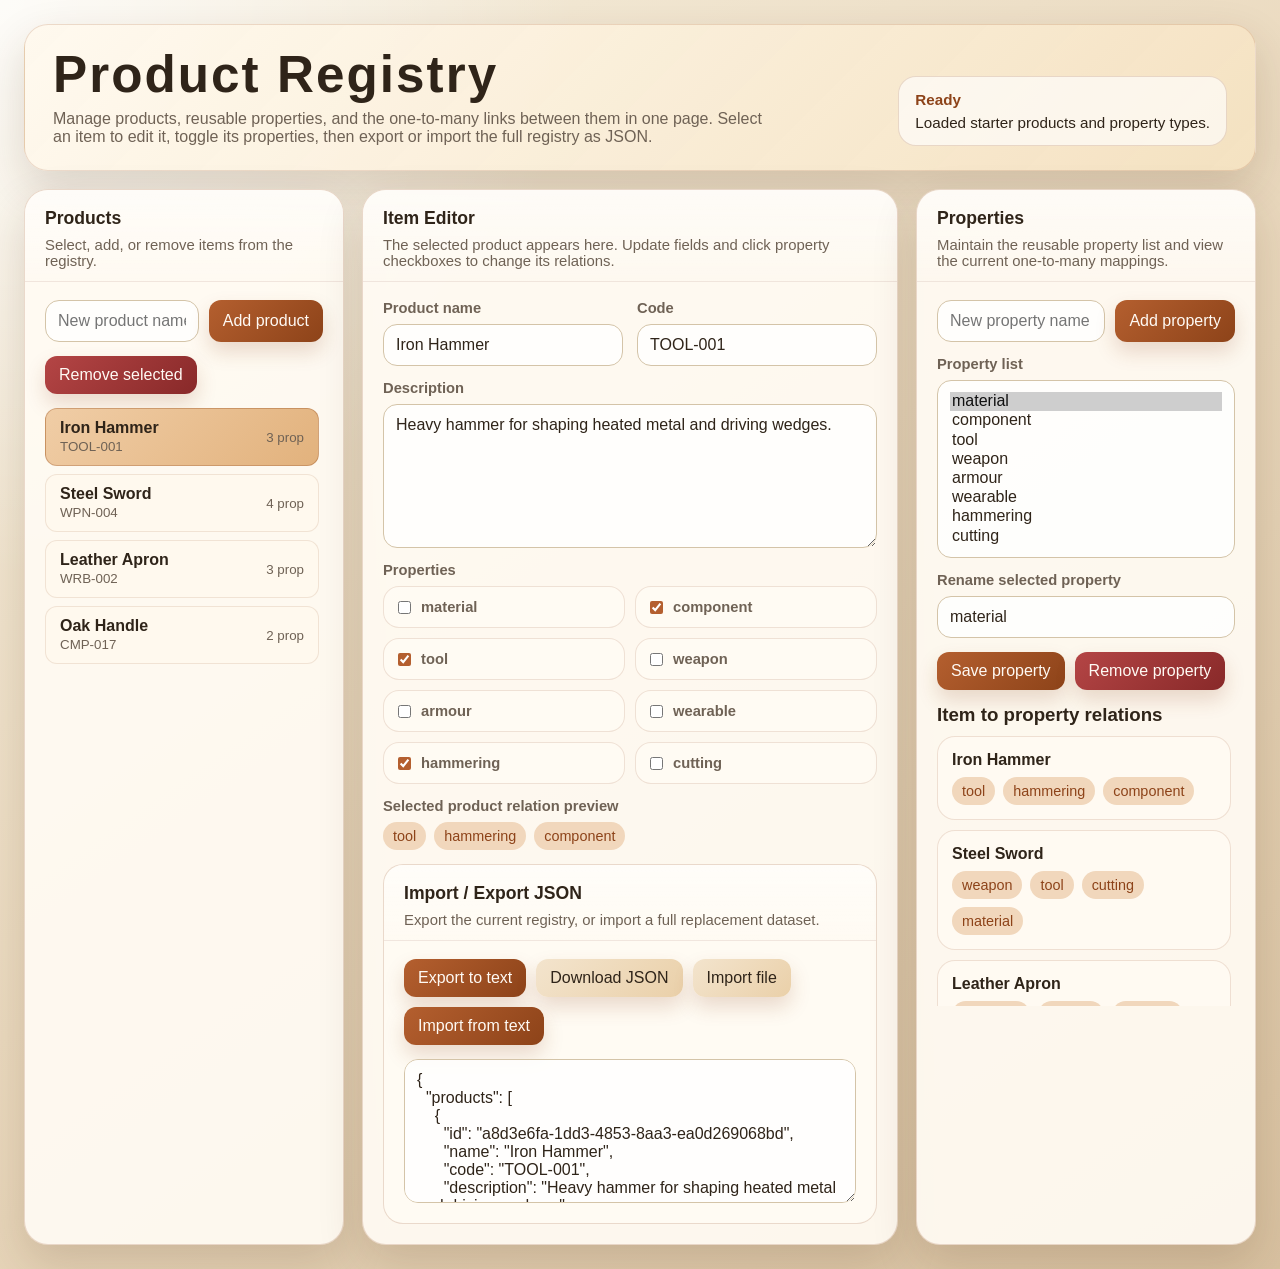
<file: sub/productregistry.html>
<!DOCTYPE html>
<html lang="en">
<head>
	<meta charset="UTF-8">
	<meta name="viewport" content="width=device-width, initial-scale=1.0">
	<title>Product Registry</title>
	<style>
		:root {
			--bg: #f3efe4;
			--panel: rgba(255, 251, 243, 0.92);
			--panel-strong: #fff9ee;
			--line: #d4c4a8;
			--text: #2f2419;
			--muted: #6f6255;
			--accent: #b45f2f;
			--accent-strong: #8d4319;
			--accent-soft: #f1d7bc;
			--good: #2f7d4d;
			--danger: #9f2f2f;
			--shadow: 0 18px 45px rgba(68, 39, 14, 0.16);
		}

		* {
			box-sizing: border-box;
		}

		body {
			margin: 0;
			min-height: 100vh;
			font-family: "Segoe UI", Tahoma, Geneva, Verdana, sans-serif;
			color: var(--text);
			background:
				radial-gradient(circle at top left, rgba(255, 255, 255, 0.8), transparent 32%),
				linear-gradient(145deg, #f7f0df 0%, #ead9be 48%, #d8c1a0 100%);
			padding: 24px;
		}

		.app-shell {
			max-width: 1440px;
			margin: 0 auto;
			display: grid;
			gap: 18px;
		}

		.hero {
			display: flex;
			justify-content: space-between;
			align-items: end;
			gap: 16px;
			padding: 24px 28px;
			background: linear-gradient(135deg, rgba(255, 249, 238, 0.96), rgba(245, 226, 193, 0.9));
			border: 1px solid rgba(141, 67, 25, 0.16);
			border-radius: 24px;
			box-shadow: var(--shadow);
		}

		.hero h1 {
			margin: 0;
			font-size: clamp(2rem, 4vw, 3.3rem);
			line-height: 1;
			letter-spacing: 0.04em;
		}

		.hero p {
			margin: 10px 0 0;
			max-width: 720px;
			color: var(--muted);
		}

		.status {
			min-width: 220px;
			padding: 14px 16px;
			border-radius: 18px;
			background: rgba(255, 255, 255, 0.65);
			border: 1px solid rgba(141, 67, 25, 0.18);
			font-size: 0.95rem;
		}

		.status strong {
			display: block;
			margin-bottom: 6px;
			color: var(--accent-strong);
		}

		.workspace {
			display: grid;
			grid-template-columns: 320px minmax(360px, 1fr) 340px;
			gap: 18px;
		}

		.panel {
			background: var(--panel);
			border: 1px solid rgba(141, 67, 25, 0.18);
			border-radius: 24px;
			box-shadow: var(--shadow);
			overflow: hidden;
		}

		.panel-header {
			padding: 18px 20px 12px;
			border-bottom: 1px solid rgba(141, 67, 25, 0.12);
			background: linear-gradient(180deg, rgba(255, 255, 255, 0.5), rgba(255, 249, 238, 0));
		}

		.panel-header h2,
		.panel-header h3 {
			margin: 0;
			font-size: 1.1rem;
		}

		.panel-header p {
			margin: 8px 0 0;
			color: var(--muted);
			font-size: 0.93rem;
		}

		.panel-body {
			padding: 18px 20px 20px;
		}

		.stack {
			display: grid;
			gap: 14px;
		}

		.toolbar {
			display: flex;
			flex-wrap: wrap;
			gap: 10px;
		}

		button,
		.file-button {
			border: 0;
			border-radius: 12px;
			padding: 10px 14px;
			font: inherit;
			cursor: pointer;
			color: #fffaf4;
			background: linear-gradient(135deg, var(--accent), var(--accent-strong));
			transition: transform 0.15s ease, box-shadow 0.15s ease, opacity 0.15s ease;
			box-shadow: 0 10px 20px rgba(141, 67, 25, 0.18);
		}

		button:hover,
		.file-button:hover {
			transform: translateY(-1px);
			box-shadow: 0 12px 22px rgba(141, 67, 25, 0.24);
		}

		button.secondary,
		.file-button.secondary {
			color: var(--text);
			background: linear-gradient(135deg, #f3e4cd, #ead0a9);
		}

		button.danger {
			background: linear-gradient(135deg, #b44545, #882929);
		}

		button:disabled {
			opacity: 0.55;
			cursor: not-allowed;
			transform: none;
			box-shadow: none;
		}

		input,
		textarea,
		select {
			width: 100%;
			border: 1px solid var(--line);
			border-radius: 14px;
			padding: 11px 12px;
			font: inherit;
			color: var(--text);
			background: rgba(255, 255, 255, 0.82);
		}

		textarea {
			min-height: 144px;
			resize: vertical;
		}

		input:focus,
		textarea:focus,
		select:focus {
			outline: 2px solid rgba(180, 95, 47, 0.24);
			border-color: var(--accent);
		}

		.quick-add {
			display: grid;
			grid-template-columns: 1fr auto;
			gap: 10px;
		}

		.list-box {
			display: grid;
			gap: 8px;
			max-height: 300px;
			overflow: auto;
			padding-right: 4px;
		}

		.list-item {
			width: 100%;
			display: flex;
			justify-content: space-between;
			align-items: center;
			gap: 8px;
			border: 1px solid rgba(141, 67, 25, 0.12);
			background: var(--panel-strong);
			color: var(--text);
			text-align: left;
			box-shadow: none;
		}

		.list-item.active {
			background: linear-gradient(135deg, #f0cda6, #e2b27d);
			border-color: rgba(141, 67, 25, 0.3);
		}

		.list-item small {
			color: var(--muted);
		}

		.editor-grid {
			display: grid;
			gap: 14px;
		}

		.field {
			display: grid;
			gap: 8px;
		}

		.field label {
			font-size: 0.92rem;
			font-weight: 600;
			color: var(--muted);
		}

		.property-grid {
			display: grid;
			grid-template-columns: repeat(auto-fit, minmax(180px, 1fr));
			gap: 10px;
		}

		.check-pill {
			display: flex;
			align-items: center;
			gap: 10px;
			padding: 12px 14px;
			border: 1px solid rgba(141, 67, 25, 0.14);
			border-radius: 16px;
			background: rgba(255, 251, 244, 0.94);
		}

		.check-pill input {
			width: auto;
			margin: 0;
			accent-color: var(--accent);
		}

		.relation-list {
			display: grid;
			gap: 10px;
			max-height: 270px;
			overflow: auto;
			padding-right: 4px;
		}

		.relation-card {
			border: 1px solid rgba(141, 67, 25, 0.14);
			border-radius: 18px;
			padding: 14px;
			background: rgba(255, 250, 242, 0.96);
		}

		.relation-card strong {
			display: block;
			margin-bottom: 8px;
		}

		.tag-row {
			display: flex;
			flex-wrap: wrap;
			gap: 8px;
		}

		.tag {
			display: inline-flex;
			align-items: center;
			min-height: 28px;
			padding: 4px 10px;
			border-radius: 999px;
			background: var(--accent-soft);
			color: var(--accent-strong);
			font-size: 0.9rem;
		}

		.tag.empty {
			background: rgba(111, 98, 85, 0.12);
			color: var(--muted);
		}

		.meta-grid {
			display: grid;
			grid-template-columns: repeat(2, minmax(0, 1fr));
			gap: 14px;
		}

		.hint {
			margin: 0;
			color: var(--muted);
			font-size: 0.9rem;
		}

		.hidden {
			display: none;
		}

		@media (max-width: 1120px) {
			.workspace {
				grid-template-columns: 1fr;
			}

			.hero {
				align-items: start;
				flex-direction: column;
			}
		}

		@media (max-width: 640px) {
			body {
				padding: 14px;
			}

			.panel-body,
			.panel-header,
			.hero {
				padding-left: 16px;
				padding-right: 16px;
			}

			.meta-grid,
			.quick-add {
				grid-template-columns: 1fr;
			}
		}
	</style>
</head>
<body>
	<div class="app-shell">
		<section class="hero">
			<div>
				<h1>Product Registry</h1>
				<p>Manage products, reusable properties, and the one-to-many links between them in one page. Select an item to edit it, toggle its properties, then export or import the full registry as JSON.</p>
			</div>
			<div class="status" id="statusBox">
				<strong>Ready</strong>
				<span id="statusText">Loaded starter products and property types.</span>
			</div>
		</section>

		<section class="workspace">
			<aside class="panel">
				<div class="panel-header">
					<h2>Products</h2>
					<p>Select, add, or remove items from the registry.</p>
				</div>
				<div class="panel-body stack">
					<div class="quick-add">
						<input id="newProductName" type="text" placeholder="New product name">
						<button id="addProductBtn" type="button">Add product</button>
					</div>
					<div class="toolbar">
						<button id="removeProductBtn" class="danger" type="button">Remove selected</button>
					</div>
					<div id="productList" class="list-box"></div>
				</div>
			</aside>

			<main class="panel">
				<div class="panel-header">
					<h2>Item Editor</h2>
					<p>The selected product appears here. Update fields and click property checkboxes to change its relations.</p>
				</div>
				<div class="panel-body stack">
					<div id="emptyEditorState" class="hint hidden">Select a product to edit it.</div>

					<div id="productEditor" class="editor-grid">
						<div class="meta-grid">
							<div class="field">
								<label for="productName">Product name</label>
								<input id="productName" type="text" placeholder="Product name">
							</div>
							<div class="field">
								<label for="productCode">Code</label>
								<input id="productCode" type="text" placeholder="Optional code">
							</div>
						</div>

						<div class="field">
							<label for="productDescription">Description</label>
							<textarea id="productDescription" placeholder="Describe the item"></textarea>
						</div>

						<div class="field">
							<label>Properties</label>
							<div id="propertyCheckboxes" class="property-grid"></div>
						</div>

						<div class="field">
							<label>Selected product relation preview</label>
							<div id="selectedProductTags" class="tag-row"></div>
						</div>
					</div>

					<div class="panel" style="border-radius: 20px; box-shadow: none;">
						<div class="panel-header">
							<h3>Import / Export JSON</h3>
							<p>Export the current registry, or import a full replacement dataset.</p>
						</div>
						<div class="panel-body stack">
							<div class="toolbar">
								<button id="exportBtn" type="button">Export to text</button>
								<button id="downloadBtn" class="secondary" type="button">Download JSON</button>
								<label for="importFileInput" class="file-button secondary">Import file</label>
								<button id="importBtn" type="button">Import from text</button>
							</div>
							<input id="importFileInput" class="hidden" type="file" accept="application/json,.json">
							<textarea id="jsonArea" spellcheck="false" placeholder="Exported JSON appears here. You can also paste JSON here and import it."></textarea>
						</div>
					</div>
				</div>
			</main>

			<aside class="panel">
				<div class="panel-header">
					<h2>Properties</h2>
					<p>Maintain the reusable property list and view the current one-to-many mappings.</p>
				</div>
				<div class="panel-body stack">
					<div class="quick-add">
						<input id="newPropertyName" type="text" placeholder="New property name">
						<button id="addPropertyBtn" type="button">Add property</button>
					</div>

					<div class="stack">
						<div class="field">
							<label for="propertyListSelect">Property list</label>
							<select id="propertyListSelect" size="8"></select>
						</div>
						<div class="field">
							<label for="propertyNameInput">Rename selected property</label>
							<input id="propertyNameInput" type="text" placeholder="Property name">
						</div>
						<div class="toolbar">
							<button id="savePropertyBtn" type="button">Save property</button>
							<button id="removePropertyBtn" class="danger" type="button">Remove property</button>
						</div>
					</div>

					<div>
						<h3 style="margin: 0 0 10px;">Item to property relations</h3>
						<div id="relationList" class="relation-list"></div>
					</div>
				</div>
			</aside>
		</section>
	</div>

	<script>
		const starterProperties = [
			"material",
			"component",
			"tool",
			"weapon",
			"armour",
			"wearable",
			"hammering",
			"cutting"
		];

		const state = {
			products: [
				{
					id: crypto.randomUUID(),
					name: "Iron Hammer",
					code: "TOOL-001",
					description: "Heavy hammer for shaping heated metal and driving wedges.",
					propertyIds: []
				},
				{
					id: crypto.randomUUID(),
					name: "Steel Sword",
					code: "WPN-004",
					description: "Balanced blade for close combat and precision cuts.",
					propertyIds: []
				},
				{
					id: crypto.randomUUID(),
					name: "Leather Apron",
					code: "WRB-002",
					description: "Protective workshop wear with reinforced front panels.",
					propertyIds: []
				},
				{
					id: crypto.randomUUID(),
					name: "Oak Handle",
					code: "CMP-017",
					description: "Prepared wooden handle for tools, axes, and custom assemblies.",
					propertyIds: []
				}
			],
			properties: starterProperties.map((name) => ({ id: crypto.randomUUID(), name })),
			selectedProductId: null,
			selectedPropertyId: null
		};

		const productPropertyMap = {
			"Iron Hammer": ["tool", "hammering", "component"],
			"Steel Sword": ["weapon", "tool", "cutting", "material"],
			"Leather Apron": ["wearable", "armour", "material"],
			"Oak Handle": ["component", "material"]
		};

		const productList = document.getElementById("productList");
		const newProductName = document.getElementById("newProductName");
		const addProductBtn = document.getElementById("addProductBtn");
		const removeProductBtn = document.getElementById("removeProductBtn");

		const productEditor = document.getElementById("productEditor");
		const emptyEditorState = document.getElementById("emptyEditorState");
		const productName = document.getElementById("productName");
		const productCode = document.getElementById("productCode");
		const productDescription = document.getElementById("productDescription");
		const propertyCheckboxes = document.getElementById("propertyCheckboxes");
		const selectedProductTags = document.getElementById("selectedProductTags");

		const propertyListSelect = document.getElementById("propertyListSelect");
		const newPropertyName = document.getElementById("newPropertyName");
		const propertyNameInput = document.getElementById("propertyNameInput");
		const addPropertyBtn = document.getElementById("addPropertyBtn");
		const savePropertyBtn = document.getElementById("savePropertyBtn");
		const removePropertyBtn = document.getElementById("removePropertyBtn");
		const relationList = document.getElementById("relationList");

		const exportBtn = document.getElementById("exportBtn");
		const downloadBtn = document.getElementById("downloadBtn");
		const importBtn = document.getElementById("importBtn");
		const importFileInput = document.getElementById("importFileInput");
		const jsonArea = document.getElementById("jsonArea");
		const statusBox = document.getElementById("statusBox");
		const statusText = document.getElementById("statusText");

		function seedRelations() {
			state.products.forEach((product) => {
				const relationNames = productPropertyMap[product.name] || [];
				product.propertyIds = relationNames
					.map((relationName) => state.properties.find((property) => property.name === relationName)?.id)
					.filter(Boolean);
			});
		}

		function setStatus(title, message, tone = "default") {
			statusBox.querySelector("strong").textContent = title;
			statusText.textContent = message;
			statusBox.style.borderColor = tone === "error"
				? "rgba(159, 47, 47, 0.38)"
				: tone === "success"
					? "rgba(47, 125, 77, 0.38)"
					: "rgba(141, 67, 25, 0.18)";
		}

		function selectedProduct() {
			return state.products.find((product) => product.id === state.selectedProductId) || null;
		}

		function selectedProperty() {
			return state.properties.find((property) => property.id === state.selectedPropertyId) || null;
		}

		function sanitizeState(data) {
			if (!data || typeof data !== "object") {
				throw new Error("Imported JSON must be an object.");
			}

			if (!Array.isArray(data.products) || !Array.isArray(data.properties)) {
				throw new Error("JSON must contain products and properties arrays.");
			}

			const properties = data.properties
				.map((property) => {
					const name = String(property?.name || "").trim();
					if (!name) {
						return null;
					}

					return {
						id: String(property.id || crypto.randomUUID()),
						name
					};
				})
				.filter(Boolean);

			const validPropertyIds = new Set(properties.map((property) => property.id));

			const products = data.products
				.map((product) => {
					const name = String(product?.name || "").trim();
					if (!name) {
						return null;
					}

					const propertyIds = Array.isArray(product.propertyIds)
						? product.propertyIds.filter((propertyId) => validPropertyIds.has(String(propertyId))).map(String)
						: [];

					return {
						id: String(product.id || crypto.randomUUID()),
						name,
						code: String(product.code || ""),
						description: String(product.description || ""),
						propertyIds
					};
				})
				.filter(Boolean);

			if (!properties.length) {
				throw new Error("Import must include at least one property.");
			}

			return { products, properties };
		}

		function exportState() {
			return JSON.stringify(
				{
					products: state.products,
					properties: state.properties
				},
				null,
				2
			);
		}

		function renderProducts() {
			productList.innerHTML = "";

			state.products.forEach((product) => {
				const button = document.createElement("button");
				button.type = "button";
				button.className = "list-item" + (product.id === state.selectedProductId ? " active" : "");
				button.addEventListener("click", () => {
					state.selectedProductId = product.id;
					render();
				});

				const left = document.createElement("div");
				left.innerHTML = `<strong>${escapeHtml(product.name)}</strong><br><small>${escapeHtml(product.code || "No code")}</small>`;

				const right = document.createElement("small");
				right.textContent = `${product.propertyIds.length} prop`;

				button.append(left, right);
				productList.appendChild(button);
			});

			if (!state.products.length) {
				const empty = document.createElement("p");
				empty.className = "hint";
				empty.textContent = "No products yet.";
				productList.appendChild(empty);
			}

			removeProductBtn.disabled = !selectedProduct();
		}

		function renderEditor() {
			const product = selectedProduct();
			const hasSelection = Boolean(product);

			productEditor.classList.toggle("hidden", !hasSelection);
			emptyEditorState.classList.toggle("hidden", hasSelection);

			if (!product) {
				return;
			}

			productName.value = product.name;
			productCode.value = product.code;
			productDescription.value = product.description;

			propertyCheckboxes.innerHTML = "";

			state.properties.forEach((property) => {
				const label = document.createElement("label");
				label.className = "check-pill";

				const checkbox = document.createElement("input");
				checkbox.type = "checkbox";
				checkbox.checked = product.propertyIds.includes(property.id);
				checkbox.addEventListener("change", () => {
					toggleProperty(product.id, property.id, checkbox.checked);
				});

				const text = document.createElement("span");
				text.textContent = property.name;

				label.append(checkbox, text);
				propertyCheckboxes.appendChild(label);
			});

			renderSelectedProductTags(product);
		}

		function renderSelectedProductTags(product) {
			selectedProductTags.innerHTML = "";

			const tags = getPropertyNames(product.propertyIds);
			if (!tags.length) {
				const tag = document.createElement("span");
				tag.className = "tag empty";
				tag.textContent = "No properties linked";
				selectedProductTags.appendChild(tag);
				return;
			}

			tags.forEach((name) => {
				const tag = document.createElement("span");
				tag.className = "tag";
				tag.textContent = name;
				selectedProductTags.appendChild(tag);
			});
		}

		function renderProperties() {
			propertyListSelect.innerHTML = "";

			state.properties.forEach((property) => {
				const option = document.createElement("option");
				option.value = property.id;
				option.textContent = property.name;
				option.selected = property.id === state.selectedPropertyId;
				propertyListSelect.appendChild(option);
			});

			const property = selectedProperty();
			propertyNameInput.value = property ? property.name : "";
			savePropertyBtn.disabled = !property;
			removePropertyBtn.disabled = !property;
		}

		function renderRelations() {
			relationList.innerHTML = "";

			state.products.forEach((product) => {
				const card = document.createElement("div");
				card.className = "relation-card";

				const title = document.createElement("strong");
				title.textContent = product.name;

				const tagRow = document.createElement("div");
				tagRow.className = "tag-row";

				const names = getPropertyNames(product.propertyIds);
				if (names.length) {
					names.forEach((name) => {
						const tag = document.createElement("span");
						tag.className = "tag";
						tag.textContent = name;
						tagRow.appendChild(tag);
					});
				} else {
					const empty = document.createElement("span");
					empty.className = "tag empty";
					empty.textContent = "No linked properties";
					tagRow.appendChild(empty);
				}

				card.append(title, tagRow);
				relationList.appendChild(card);
			});
		}

		function renderJsonArea() {
			jsonArea.value = exportState();
		}

		function render() {
			if (!selectedProduct() && state.products.length) {
				state.selectedProductId = state.products[0].id;
			}

			if (!selectedProperty() && state.properties.length) {
				state.selectedPropertyId = state.properties[0].id;
			}

			renderProducts();
			renderEditor();
			renderProperties();
			renderRelations();
		}

		function getPropertyNames(propertyIds) {
			return propertyIds
				.map((propertyId) => state.properties.find((property) => property.id === propertyId)?.name)
				.filter(Boolean);
		}

		function toggleProperty(productId, propertyId, enabled) {
			const product = state.products.find((entry) => entry.id === productId);
			if (!product) {
				return;
			}

			const nextSet = new Set(product.propertyIds);
			if (enabled) {
				nextSet.add(propertyId);
			} else {
				nextSet.delete(propertyId);
			}

			product.propertyIds = [...nextSet];
			renderProducts();
			renderSelectedProductTags(product);
			renderRelations();
			renderJsonArea();
			setStatus("Relation updated", `${product.name} now has ${product.propertyIds.length} linked properties.`, "success");
		}

		function addProduct() {
			const name = newProductName.value.trim();
			if (!name) {
				setStatus("Missing name", "Enter a product name before adding it.", "error");
				return;
			}

			const product = {
				id: crypto.randomUUID(),
				name,
				code: "",
				description: "",
				propertyIds: []
			};

			state.products.push(product);
			state.selectedProductId = product.id;
			newProductName.value = "";
			render();
			renderJsonArea();
			setStatus("Product added", `${name} was added to the registry.`, "success");
		}

		function removeSelectedProduct() {
			const product = selectedProduct();
			if (!product) {
				return;
			}

			state.products = state.products.filter((entry) => entry.id !== product.id);
			state.selectedProductId = state.products[0]?.id || null;
			render();
			renderJsonArea();
			setStatus("Product removed", `${product.name} was removed.`, "success");
		}

		function addProperty() {
			const name = newPropertyName.value.trim();
			if (!name) {
				setStatus("Missing name", "Enter a property name before adding it.", "error");
				return;
			}

			const duplicate = state.properties.some((property) => property.name.toLowerCase() === name.toLowerCase());
			if (duplicate) {
				setStatus("Duplicate property", "Property names should be unique.", "error");
				return;
			}

			const property = { id: crypto.randomUUID(), name };
			state.properties.push(property);
			state.selectedPropertyId = property.id;
			newPropertyName.value = "";
			render();
			renderJsonArea();
			setStatus("Property added", `${name} is now available to all products.`, "success");
		}

		function saveSelectedProperty() {
			const property = selectedProperty();
			if (!property) {
				return;
			}

			const name = propertyNameInput.value.trim();
			if (!name) {
				setStatus("Missing name", "Property name cannot be empty.", "error");
				return;
			}

			const duplicate = state.properties.some((entry) => entry.id !== property.id && entry.name.toLowerCase() === name.toLowerCase());
			if (duplicate) {
				setStatus("Duplicate property", "Property names should be unique.", "error");
				return;
			}

			property.name = name;
			render();
			renderJsonArea();
			setStatus("Property saved", `${name} was updated.`, "success");
		}

		function removeSelectedProperty() {
			const property = selectedProperty();
			if (!property) {
				return;
			}

			state.properties = state.properties.filter((entry) => entry.id !== property.id);
			state.products.forEach((product) => {
				product.propertyIds = product.propertyIds.filter((propertyId) => propertyId !== property.id);
			});

			state.selectedPropertyId = state.properties[0]?.id || null;
			render();
			renderJsonArea();
			setStatus("Property removed", `${property.name} was removed from the registry and all item relations.`, "success");
		}

		function updateSelectedProductField(field, value) {
			const product = selectedProduct();
			if (!product) {
				return;
			}

			product[field] = value;
			renderProducts();
			renderRelations();
			renderJsonArea();
		}

		function importFromText(rawText) {
			try {
				const parsed = JSON.parse(rawText);
				const next = sanitizeState(parsed);
				state.products = next.products;
				state.properties = next.properties;
				state.selectedProductId = state.products[0]?.id || null;
				state.selectedPropertyId = state.properties[0]?.id || null;
				render();
				renderJsonArea();
				setStatus("Import complete", `Loaded ${state.products.length} products and ${state.properties.length} properties from JSON.`, "success");
			} catch (error) {
				setStatus("Import failed", error.message, "error");
			}
		}

		function downloadJson() {
			const blob = new Blob([exportState()], { type: "application/json" });
			const url = URL.createObjectURL(blob);
			const anchor = document.createElement("a");
			anchor.href = url;
			anchor.download = "product-registry.json";
			document.body.appendChild(anchor);
			anchor.click();
			anchor.remove();
			URL.revokeObjectURL(url);
			setStatus("Export ready", "JSON download started.", "success");
		}

		function escapeHtml(value) {
			return String(value)
				.replaceAll("&", "&amp;")
				.replaceAll("<", "&lt;")
				.replaceAll(">", "&gt;")
				.replaceAll('"', "&quot;")
				.replaceAll("'", "&#39;");
		}

		addProductBtn.addEventListener("click", addProduct);
		removeProductBtn.addEventListener("click", removeSelectedProduct);
		addPropertyBtn.addEventListener("click", addProperty);
		savePropertyBtn.addEventListener("click", saveSelectedProperty);
		removePropertyBtn.addEventListener("click", removeSelectedProperty);

		propertyListSelect.addEventListener("change", () => {
			state.selectedPropertyId = propertyListSelect.value || null;
			renderProperties();
		});

		productName.addEventListener("input", (event) => {
			updateSelectedProductField("name", event.target.value);
		});

		productCode.addEventListener("input", (event) => {
			updateSelectedProductField("code", event.target.value);
		});

		productDescription.addEventListener("input", (event) => {
			updateSelectedProductField("description", event.target.value);
		});

		exportBtn.addEventListener("click", () => {
			renderJsonArea();
			setStatus("Export complete", "Registry JSON was written into the text area.", "success");
		});

		downloadBtn.addEventListener("click", downloadJson);

		importBtn.addEventListener("click", () => {
			importFromText(jsonArea.value);
		});

		importFileInput.addEventListener("change", async (event) => {
			const file = event.target.files?.[0];
			if (!file) {
				return;
			}

			const text = await file.text();
			importFromText(text);
			importFileInput.value = "";
		});

		newProductName.addEventListener("keydown", (event) => {
			if (event.key === "Enter") {
				addProduct();
			}
		});

		newPropertyName.addEventListener("keydown", (event) => {
			if (event.key === "Enter") {
				addProperty();
			}
		});

		seedRelations();
		state.selectedProductId = state.products[0]?.id || null;
		state.selectedPropertyId = state.properties[0]?.id || null;
		render();
		renderJsonArea();
	</script>
</body>
</html>
</file>
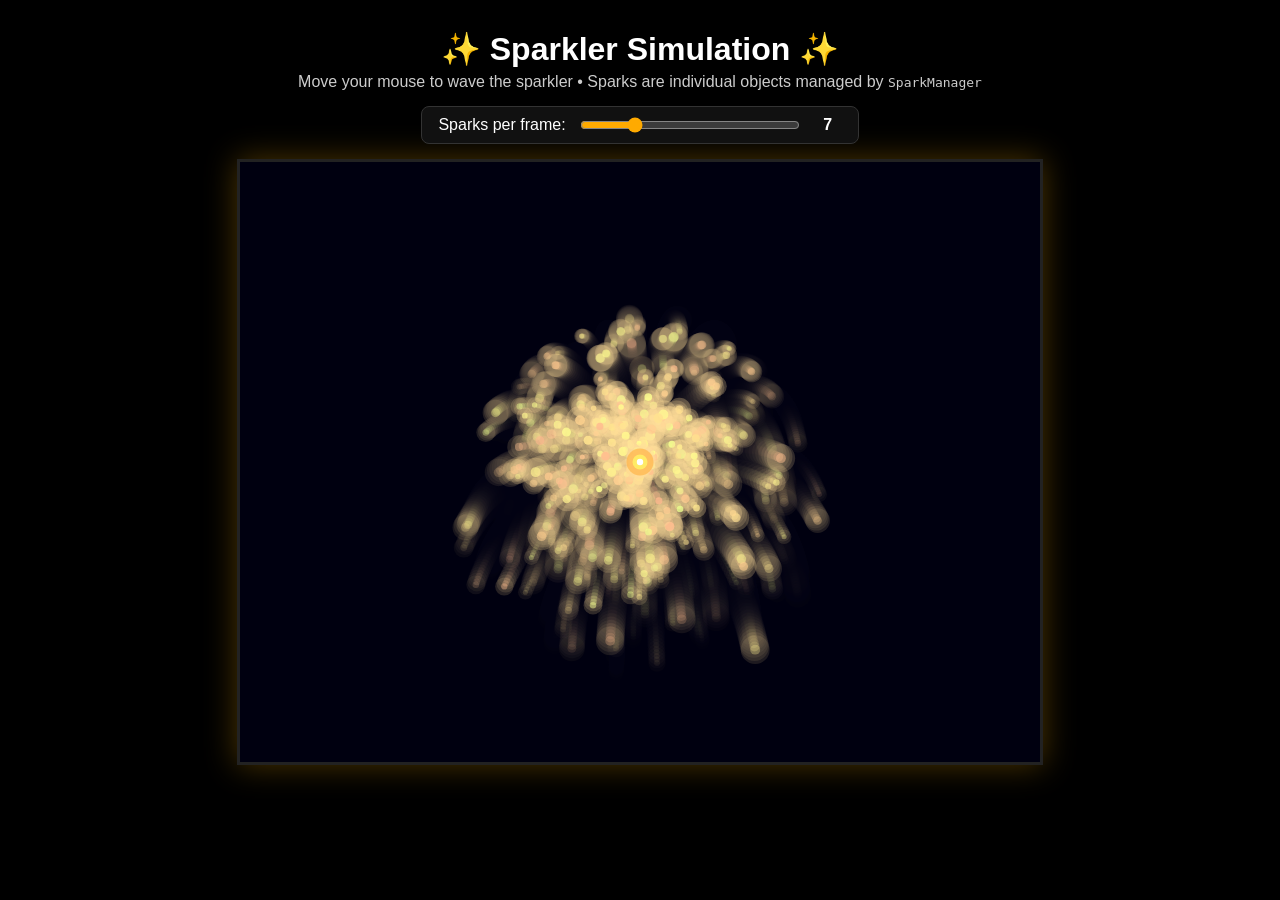
<file: sub/sparkler.html>
<!DOCTYPE html>
<html lang="en">
<head>
    <meta charset="UTF-8">
    <title>Sparkler Simulation</title>
    <style>
        body {
            margin: 0;
            padding: 20px 0;
            background: #000;
            color: #fff;
            font-family: Arial, sans-serif;
            text-align: center;
        }
        h1 {
            margin: 10px 0 5px;
        }
        p {
            margin: 5px 0 15px;
            opacity: 0.8;
        }
        .controls {
            margin: 0 auto 15px;
            display: inline-flex;
            align-items: center;
            gap: 12px;
            background: #111;
            padding: 8px 16px;
            border-radius: 8px;
            border: 1px solid #333;
        }
        input[type="range"] {
            width: 220px;
            accent-color: #ffaa00;
        }
        canvas {
            display: block;
            margin: 0 auto;
            border: 3px solid #222;
            box-shadow: 0 0 30px rgba(255, 180, 0, 0.3);
            background: #050515;
        }
    </style>
</head>
<body>
    <h1>✨ Sparkler Simulation ✨</h1>
    <p>Move your mouse to wave the sparkler • Sparks are individual objects managed by <code>SparkManager</code></p>
    
    <div class="controls">
        <label for="rate">Sparks per frame:</label>
        <input type="range" id="rate" min="0" max="30" value="7" step="1">
        <span id="rateValue" style="font-weight:bold; min-width:28px; display:inline-block;">7</span>
    </div>

    <canvas id="canvas" width="800" height="600"></canvas>

    <script>
        // ====================== SPARK CLASS ======================
        class Spark {
            constructor(x, y) {
                this.x = x;
                this.y = y;

                // Random direction + speed
                const angle = Math.random() * Math.PI * 2;
                const speed = 2.8 + Math.random() * 6.5;
                this.vx = Math.cos(angle) * speed;
                this.vy = Math.sin(angle) * speed - 1.8; // slight upward bias

                // Life (frames)
                this.life = 32 + Math.random() * 42;
                this.maxLife = this.life;

                // Size
                this.size = 2.4 + Math.random() * 2.6;

                // Random orange-yellow hue
                this.color = `hsl(${22 + Math.random() * 48}, 100%, 78%)`;
            }

            update() {
                this.x += this.vx;
                this.y += this.vy;

                // Drag + gravity
                this.vx *= 0.955;
                this.vy *= 0.955;
                this.vy += 0.13;

                // Decay
                this.life -= 1;
            }

            draw(ctx) {
                const alpha = this.life / this.maxLife;

                // Outer glow layer
                ctx.globalAlpha = alpha * 0.38;
                ctx.fillStyle = "#ffdd99";
                ctx.beginPath();
                ctx.arc(this.x, this.y, this.size * 2.9, 0, Math.PI * 2);
                ctx.fill();

                // Bright core
                ctx.globalAlpha = alpha;
                ctx.fillStyle = this.color;
                ctx.beginPath();
                ctx.arc(this.x, this.y, this.size, 0, Math.PI * 2);
                ctx.fill();
            }
        }

        // ====================== SPARK MANAGER CLASS ======================
        class SparkManager {
            constructor() {
                this.sparks = [];
            }

            emit(x, y, count) {
                if (count < 1) return;
                const intCount = Math.floor(count);
                for (let i = 0; i < intCount; i++) {
                    this.sparks.push(new Spark(x, y));
                }
            }

            update() {
                // Backward loop so we can safely splice
                for (let i = this.sparks.length - 1; i >= 0; i--) {
                    this.sparks[i].update();
                    if (this.sparks[i].life <= 0) {
                        this.sparks.splice(i, 1);
                    }
                }
            }

            draw(ctx) {
                for (let i = 0; i < this.sparks.length; i++) {
                    this.sparks[i].draw(ctx);
                }
            }
        }

        // ====================== MAIN SETUP ======================
        const canvas = document.getElementById("canvas");
        const ctx = canvas.getContext("2d");

        const rateSlider = document.getElementById("rate");
        const rateValue = document.getElementById("rateValue");

        let emissionRate = 7;           // ← Change initial value here if you want
        rateValue.textContent = emissionRate;

        // Update emission rate live when slider moves
        rateSlider.addEventListener("input", () => {
            emissionRate = Number(rateSlider.value);
            rateValue.textContent = emissionRate;
        });

        // Mouse tracking
        let mouseX = canvas.width / 2;
        let mouseY = canvas.height / 2;

        canvas.addEventListener("mousemove", (e) => {
            const rect = canvas.getBoundingClientRect();
            mouseX = e.clientX - rect.left;
            mouseY = e.clientY - rect.top;
        });

        const manager = new SparkManager();

        // Sparkler tip (glowing burning end)
        function drawTip(ctx, x, y) {
            // Outer glow
            ctx.globalAlpha = 0.55;
            ctx.fillStyle = "#ffaa33";
            ctx.beginPath();
            ctx.arc(x, y, 13.5, 0, Math.PI * 2);
            ctx.fill();

            // Mid glow
            ctx.globalAlpha = 0.9;
            ctx.fillStyle = "#ffee66";
            ctx.beginPath();
            ctx.arc(x, y, 7.5, 0, Math.PI * 2);
            ctx.fill();

            // White hot center
            ctx.globalAlpha = 1;
            ctx.fillStyle = "#ffffff";
            ctx.beginPath();
            ctx.arc(x, y, 3.2, 0, Math.PI * 2);
            ctx.fill();
        }

        // ====================== ANIMATION LOOP ======================
        function animate() {
            // Gentle fade for beautiful trails
            ctx.fillStyle = "rgba(4, 4, 18, 0.23)";
            ctx.fillRect(0, 0, canvas.width, canvas.height);

            // 1. Update existing sparks
            manager.update();

            // 2. Emit new sparks from mouse (tip)
            manager.emit(mouseX, mouseY, emissionRate);

            // 3. Draw all sparks
            manager.draw(ctx);

            // 4. Draw the sparkler tip on top
            drawTip(ctx, mouseX, mouseY);

            requestAnimationFrame(animate);
        }

        // Start it!
        animate();
    </script>
</body>
</html>
</file>
<file: daydo.css>
* {
    margin: 0;
    padding: 0;
    box-sizing: border-box;
}

body {
    font-family: 'Segoe UI', Tahoma, Geneva, Verdana, sans-serif;
    background: linear-gradient(135deg, #667eea 0%, #764ba2 100%);
    min-height: 100vh;
    padding: 40px 20px;
}

.container {
    max-width: 1200px;
    margin: 0 auto;
}

h1 {
    color: white;
    text-align: center;
    margin-bottom: 40px;
    font-size: 2.5em;
    text-shadow: 2px 2px 4px rgba(0, 0, 0, 0.2);
}

.toolbar {
    display: flex;
    justify-content: center;
    gap: 15px;
    margin-bottom: 30px;
}

.toolbar-btn {
    background: linear-gradient(135deg, #667eea 0%, #764ba2 100%);
    color: white;
    border: none;
    padding: 10px 20px;
    border-radius: 8px;
    cursor: pointer;
    font-size: 0.95em;
    font-weight: 600;
    transition: all 0.3s ease;
}

.toolbar-btn:hover {
    transform: scale(1.05);
    box-shadow: 0 8px 20px rgba(0, 0, 0, 0.2);
}

.toolbar-btn:active {
    transform: scale(0.98);
}

.filter-section {
    background: rgba(255, 255, 255, 0.1);
    border-radius: 12px;
    padding: 20px;
    margin-bottom: 30px;
    backdrop-filter: blur(10px);
    border: 2px solid rgba(255, 255, 255, 0.2);
}

.filter-title {
    color: white;
    font-size: 1em;
    margin-bottom: 15px;
    font-weight: 600;
    text-transform: uppercase;
    letter-spacing: 0.5px;
}

.filter-buttons {
    display: flex;
    flex-wrap: wrap;
    gap: 10px;
}

.filter-btn {
    background: rgba(255, 255, 255, 0.2);
    color: white;
    border: 2px solid rgba(255, 255, 255, 0.3);
    padding: 8px 16px;
    border-radius: 20px;
    cursor: pointer;
    font-size: 0.9em;
    font-weight: 500;
    transition: all 0.3s ease;
}

.filter-btn:hover {
    background: rgba(255, 255, 255, 0.3);
    transform: translateY(-2px);
}

.filter-btn.active {
    background: linear-gradient(135deg, #667eea 0%, #764ba2 100%);
    border-color: rgba(255, 255, 255, 0.5);
    box-shadow: 0 4px 15px rgba(0, 0, 0, 0.2);
}

.main-content {
    display: grid;
    grid-template-columns: 1fr 1fr;
    gap: 30px;
    margin-bottom: 30px;
}

.section {
    background: rgba(255, 255, 255, 0.1);
    border-radius: 15px;
    padding: 20px;
    backdrop-filter: blur(10px);
    border: 2px solid rgba(255, 255, 255, 0.2);
}

.section-title {
    color: white;
    font-size: 1.5em;
    font-weight: 600;
    margin-bottom: 20px;
    text-transform: uppercase;
    letter-spacing: 1px;
}

.cards-container {
    display: flex;
    flex-direction: column;
    gap: 20px;
    min-height: 400px;
    padding: 10px;
    border-radius: 10px;
}

.card {
    background: white;
    border-radius: 12px;
    padding: 20px;
    box-shadow: 0 8px 32px rgba(0, 0, 0, 0.1);
    cursor: move;
    transition: all 0.3s ease;
    user-select: none;
}

.card:hover {
    transform: translateY(-5px);
    box-shadow: 0 12px 40px rgba(0, 0, 0, 0.2);
}

.card.dragging {
    opacity: 0.7;
    transform: rotate(5deg) scale(1.05);
}

.card-title {
    font-size: 1.3em;
    color: #333;
    margin-bottom: 10px;
    font-weight: 600;
}

.card-content {
    color: #666;
    line-height: 1.6;
    margin-bottom: 15px;
    font-size: 0.95em;
}

.card-footer {
    display: flex;
    justify-content: space-between;
    align-items: center;
    padding-top: 15px;
    border-top: 1px solid #eee;
}

.card-tag {
    display: inline-block;
    background: linear-gradient(135deg, #667eea 0%, #764ba2 100%);
    color: white;
    padding: 5px 12px;
    border-radius: 20px;
    font-size: 0.8em;
    font-weight: 500;
}

.card-date {
    color: #999;
    font-size: 0.85em;
}

.add-card-btn {
    background: linear-gradient(135deg, #667eea 0%, #764ba2 100%);
    color: white;
    border: none;
    padding: 12px 24px;
    border-radius: 8px;
    cursor: pointer;
    font-size: 1em;
    font-weight: 600;
    margin-top: 20px;
    transition: all 0.3s ease;
    display: block;
    margin-left: auto;
    margin-right: auto;
}

.add-card-btn:hover {
    transform: scale(1.05);
    box-shadow: 0 8px 20px rgba(0, 0, 0, 0.2);
}

.add-card-btn:active {
    transform: scale(0.98);
}

.cards-container.drag-over {
    background: rgba(255, 255, 255, 0.2);
    border: 2px dashed rgba(255, 255, 255, 0.5);
}

.card.hidden {
    display: none;
}

.modal {
    display: none;
    position: fixed;
    top: 0;
    left: 0;
    width: 100%;
    height: 100%;
    background: rgba(0, 0, 0, 0.6);
    z-index: 1000;
    justify-content: center;
    align-items: center;
}

.modal.active {
    display: flex;
}

.modal-content {
    background: white;
    border-radius: 12px;
    box-shadow: 0 20px 60px rgba(0, 0, 0, 0.3);
    width: 90%;
    max-width: 500px;
    animation: slideIn 0.3s ease;
}

@keyframes slideIn {
    from {
        transform: translateY(-50px);
        opacity: 0;
    }
    to {
        transform: translateY(0);
        opacity: 1;
    }
}

.modal-header {
    padding: 20px;
    border-bottom: 1px solid #eee;
    display: flex;
    justify-content: space-between;
    align-items: center;
}

.modal-header h2 {
    color: #333;
    font-size: 1.5em;
    margin: 0;
}

.modal-close {
    background: none;
    border: none;
    font-size: 2em;
    cursor: pointer;
    color: #999;
    padding: 0;
    width: 40px;
    height: 40px;
    display: flex;
    align-items: center;
    justify-content: center;
    transition: color 0.2s;
}

.modal-close:hover {
    color: #333;
}

.modal-body {
    padding: 20px;
}

.form-group {
    margin-bottom: 20px;
    display: flex;
    flex-direction: column;
}

.form-group label {
    color: #333;
    font-weight: 600;
    margin-bottom: 8px;
    font-size: 0.95em;
}

.form-input {
    padding: 10px 12px;
    border: 2px solid #ddd;
    border-radius: 6px;
    font-size: 0.95em;
    font-family: inherit;
    transition: border-color 0.2s;
}

.form-input:focus {
    outline: none;
    border-color: #667eea;
    box-shadow: 0 0 0 3px rgba(102, 126, 234, 0.1);
}

.form-textarea {
    resize: vertical;
    min-height: 100px;
}

.modal-footer {
    padding: 20px;
    border-top: 1px solid #eee;
    display: flex;
    gap: 10px;
    justify-content: flex-end;
}

.modal-btn {
    padding: 10px 20px;
    border-radius: 6px;
    border: none;
    cursor: pointer;
    font-weight: 600;
    font-size: 0.95em;
    transition: all 0.2s;
}

.modal-btn.save {
    background: linear-gradient(135deg, #667eea 0%, #764ba2 100%);
    color: white;
}

.modal-btn.save:hover {
    transform: translateY(-2px);
    box-shadow: 0 8px 20px rgba(102, 126, 234, 0.3);
}

.modal-btn.cancel {
    background: #f0f0f0;
    color: #333;
}

.modal-btn.cancel:hover {
    background: #e0e0e0;
}

.modal-btn.delete {
    background: #ff6b6b;
    color: white;
}

.modal-btn.delete:hover {
    background: #ff5252;
    transform: translateY(-2px);
    box-shadow: 0 8px 20px rgba(255, 107, 107, 0.3);
}

@media (max-width: 768px) {
    .main-content {
        grid-template-columns: 1fr;
    }

    h1 {
        font-size: 1.8em;
    }
}
</file>
